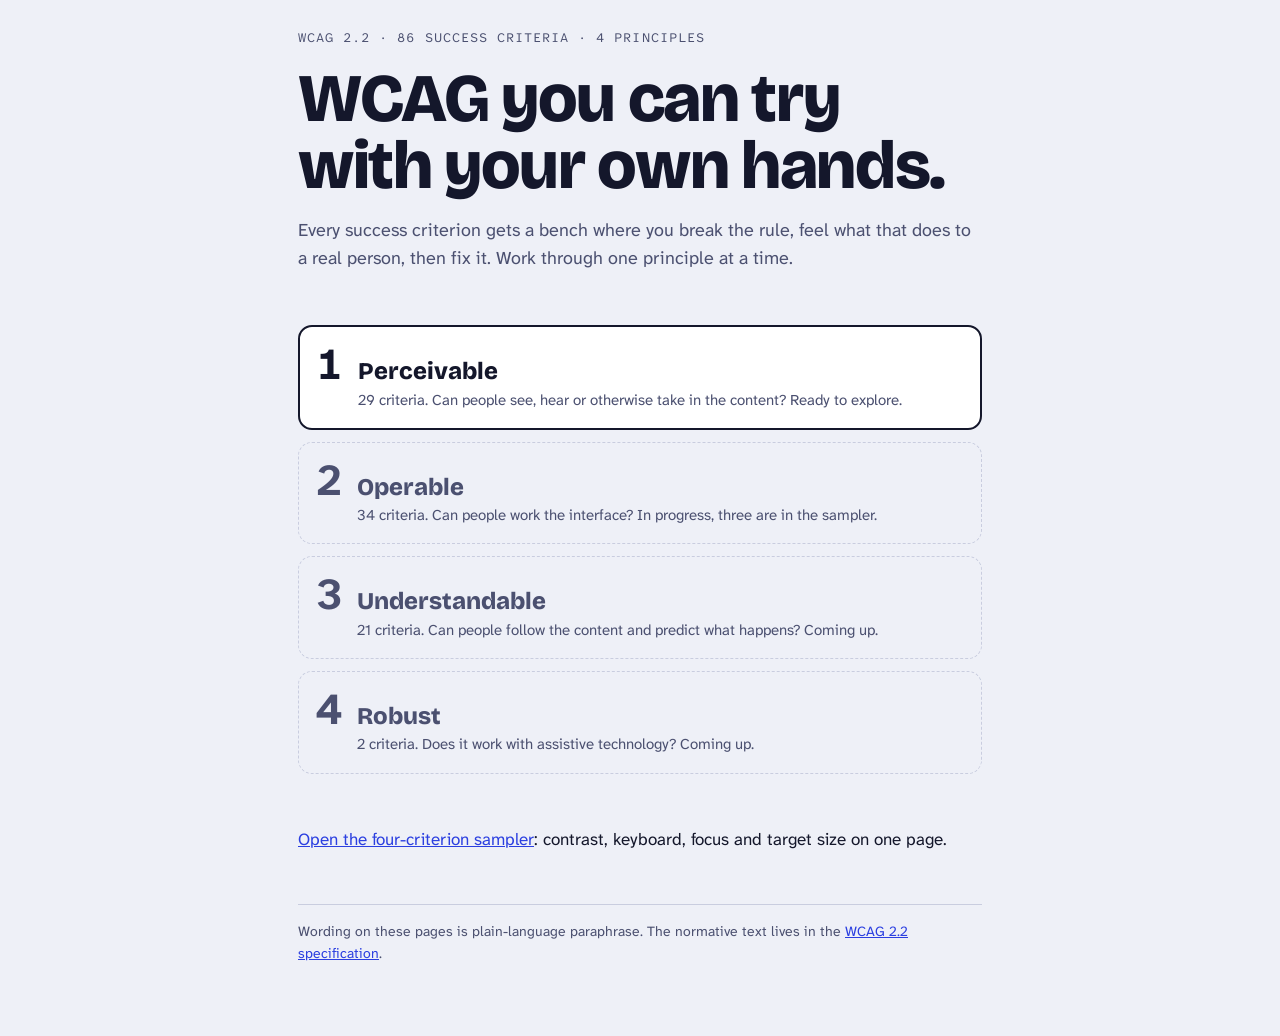
<file: index.html>
<!DOCTYPE html>
<html lang="en">
<head>
<meta charset="utf-8">
<meta name="viewport" content="width=device-width, initial-scale=1">
<title>a11yHub</title>
<link rel="preconnect" href="https://fonts.googleapis.com">
<link rel="preconnect" href="https://fonts.gstatic.com" crossorigin>
<link href="https://fonts.googleapis.com/css2?family=Atkinson+Hyperlegible+Mono:wght@400;700&family=Atkinson+Hyperlegible+Next:wght@400;600;700&family=Bricolage+Grotesque:opsz,wght@12..96,700;12..96,800&display=swap" rel="stylesheet">
<link rel="stylesheet" href="css/lab.css">
</head>
<body>
<main>
  <header class="hero">
    <p class="eyebrow">WCAG 2.2 · 86 success criteria · 4 principles</p>
    <h1>WCAG you can try with your own hands.</h1>
    <p class="lede">Every success criterion gets a bench where you break the rule, feel what that does to a real person, then fix it. Work through one principle at a time.</p>
  </header>

  <nav aria-label="Principles">
    <ol class="principles">
      <li><a href="perceivable.html"><span class="n">1</span><span class="t">Perceivable</span><span class="d">29 criteria. Can people see, hear or otherwise take in the content? Ready to explore.</span></a></li>
      <li><div class="soon"><span class="n">2</span><span class="t">Operable</span><span class="d">34 criteria. Can people work the interface? In progress, three are in the sampler.</span></div></li>
      <li><div class="soon"><span class="n">3</span><span class="t">Understandable</span><span class="d">21 criteria. Can people follow the content and predict what happens? Coming up.</span></div></li>
      <li><div class="soon"><span class="n">4</span><span class="t">Robust</span><span class="d">2 criteria. Does it work with assistive technology? Coming up.</span></div></li>
    </ol>
  </nav>

  <p><a href="sampler.html">Open the four-criterion sampler</a>: contrast, keyboard, focus and target size on one page.</p>

  <footer>
    <p>Wording on these pages is plain-language paraphrase. The normative text lives in the <a href="https://www.w3.org/TR/WCAG22/">WCAG 2.2 specification</a>.</p>
  </footer>
</main>
</body>
</html>
</file>
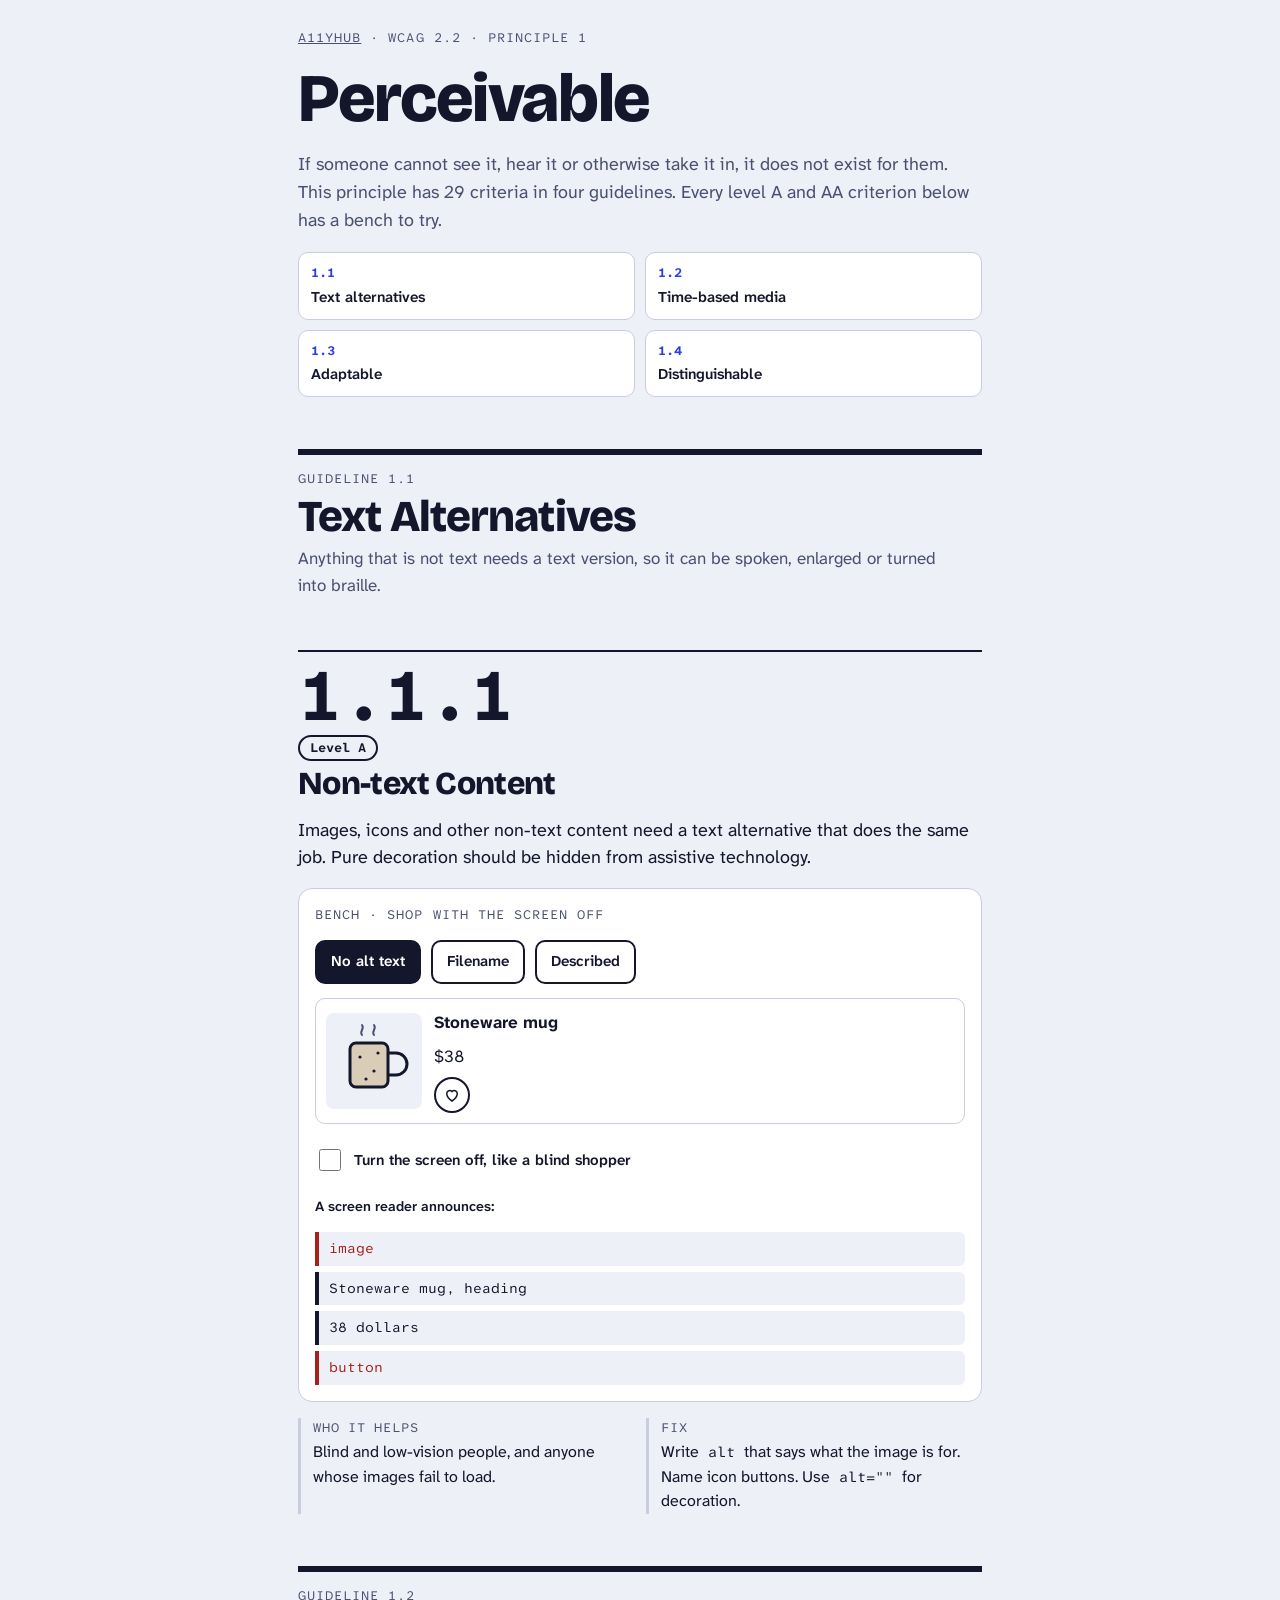
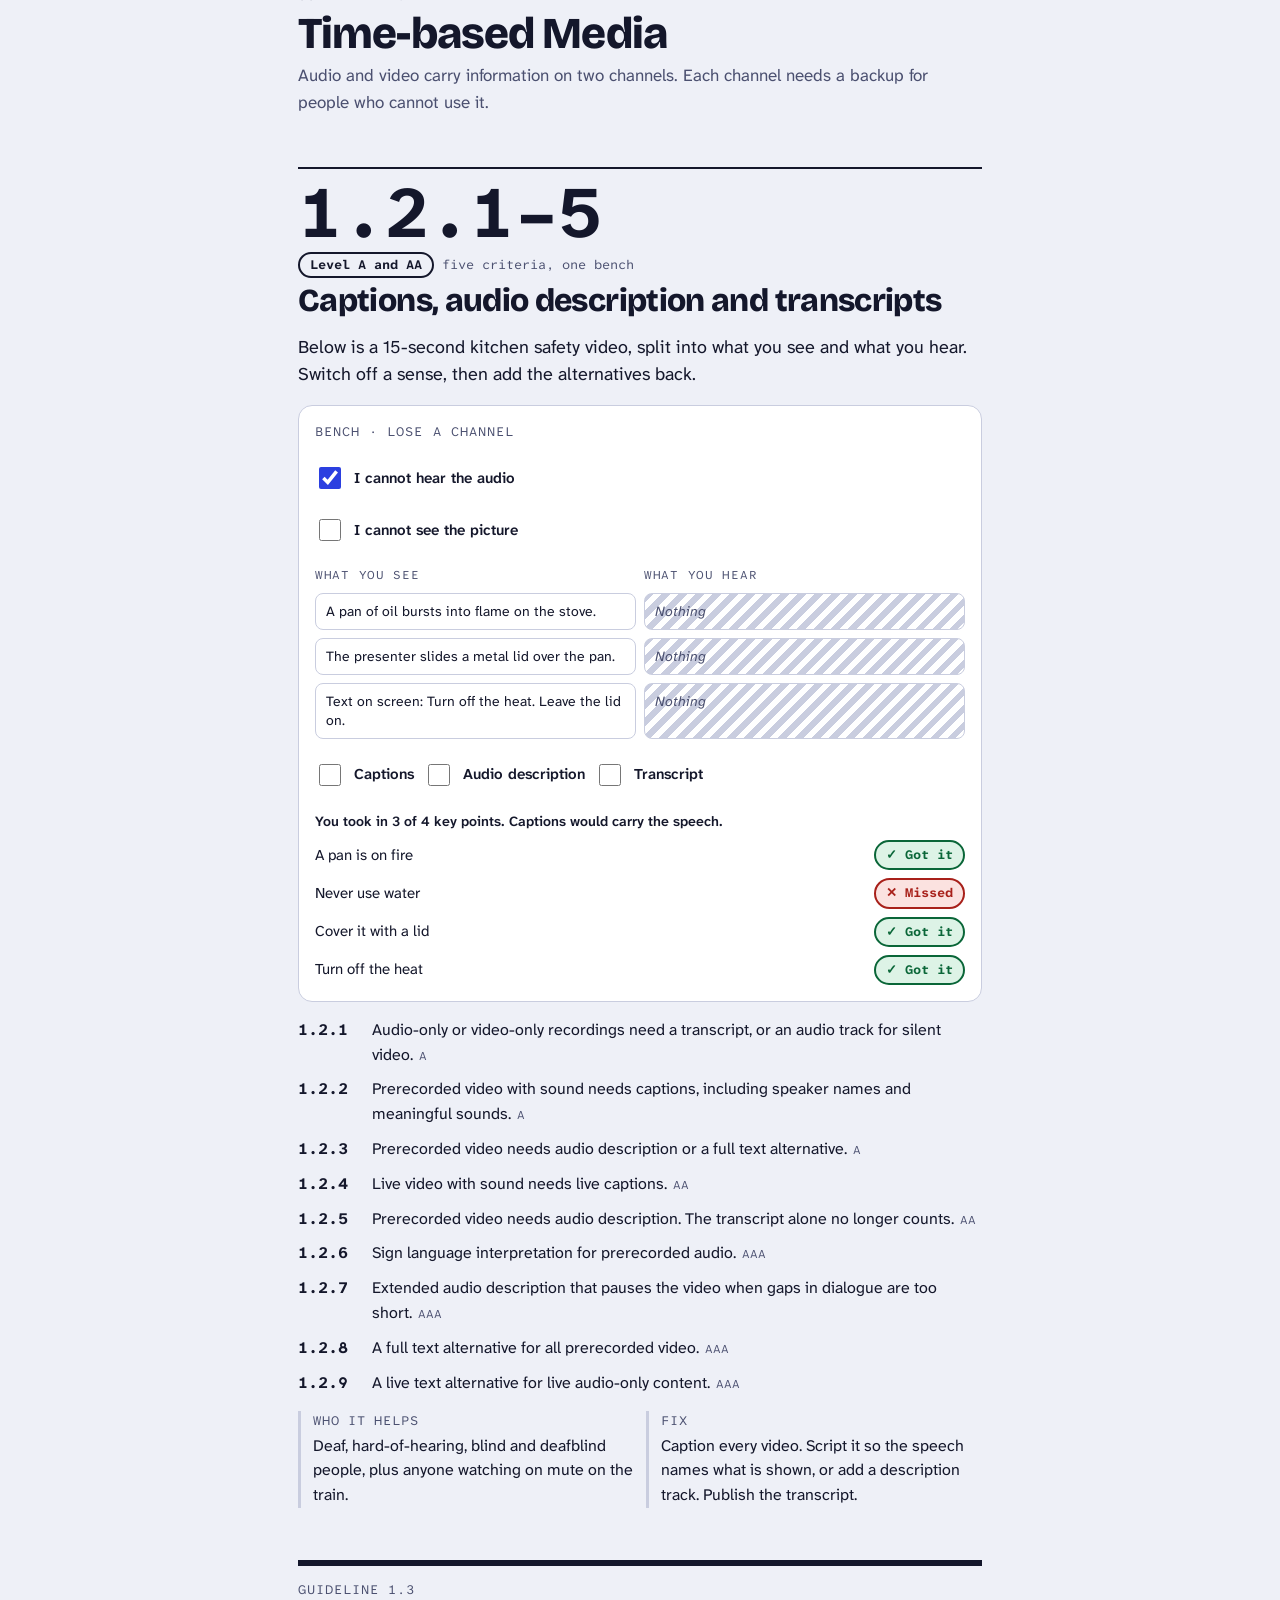
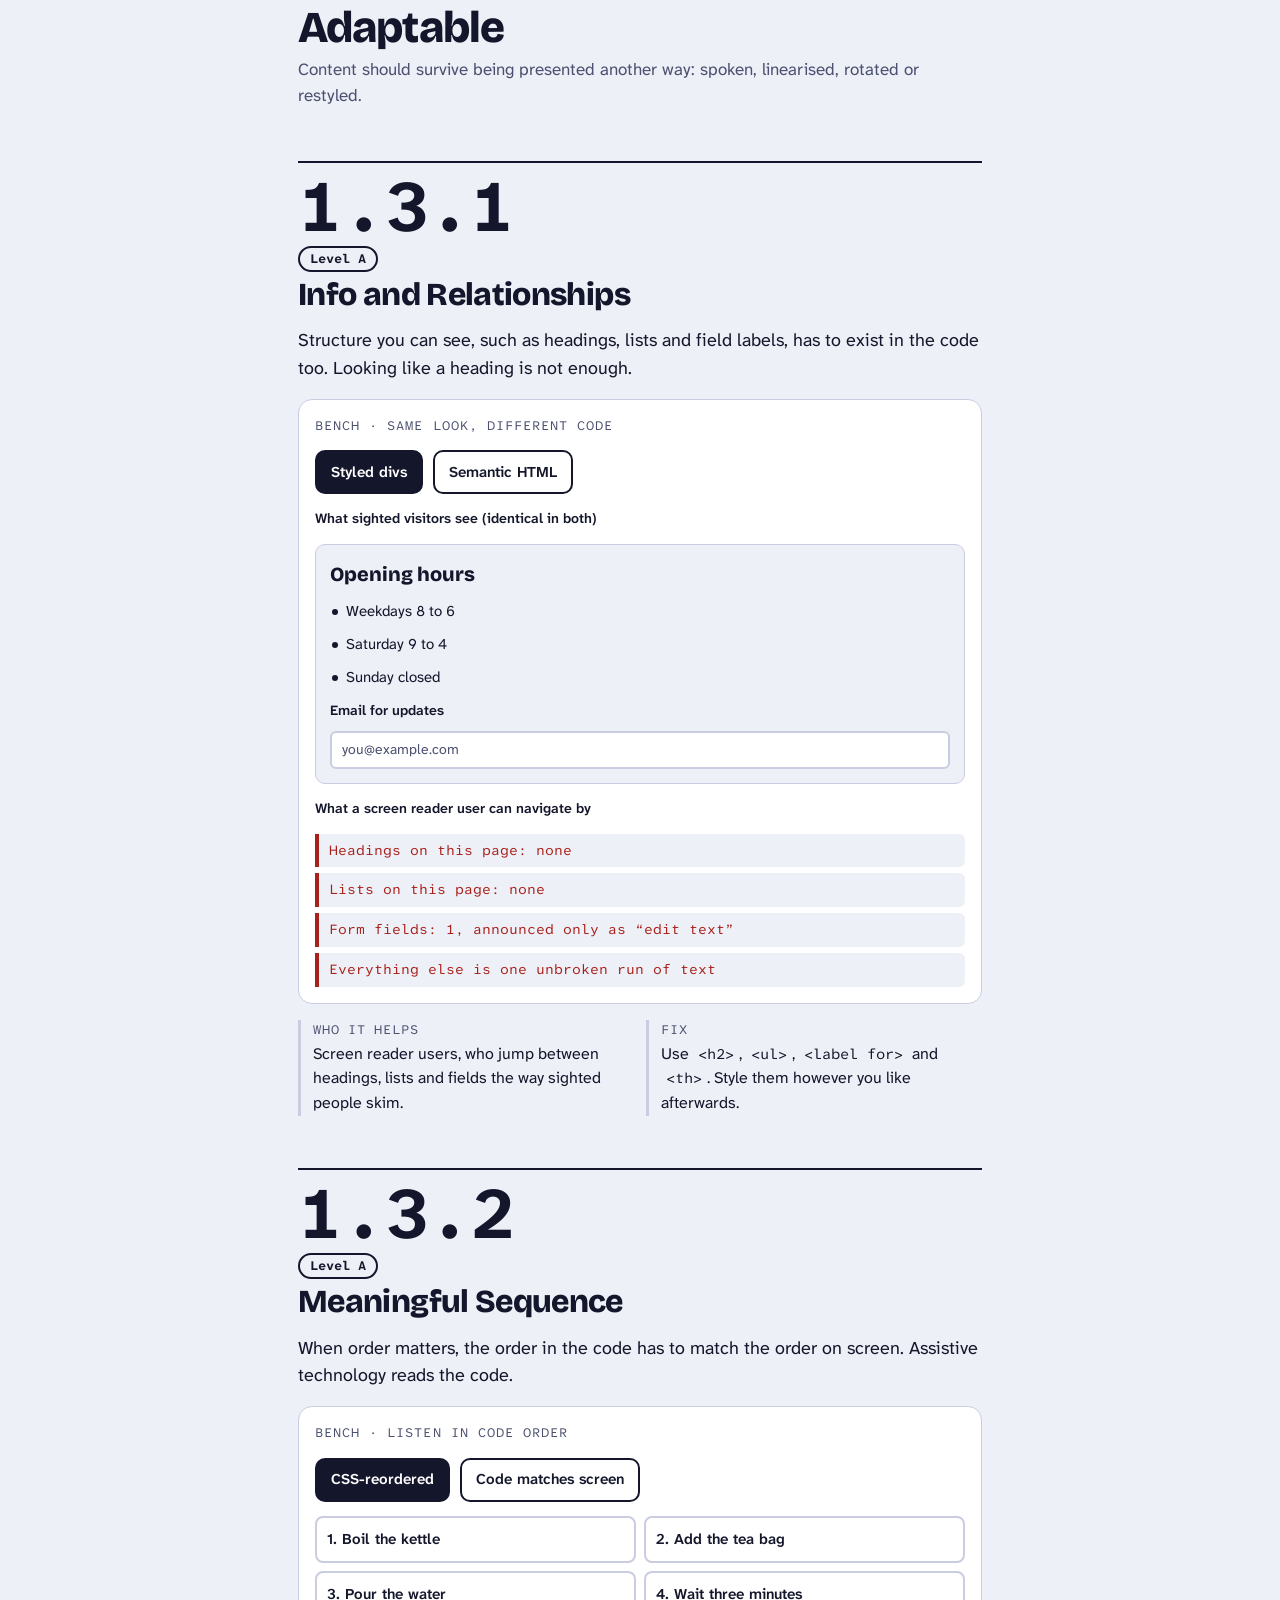
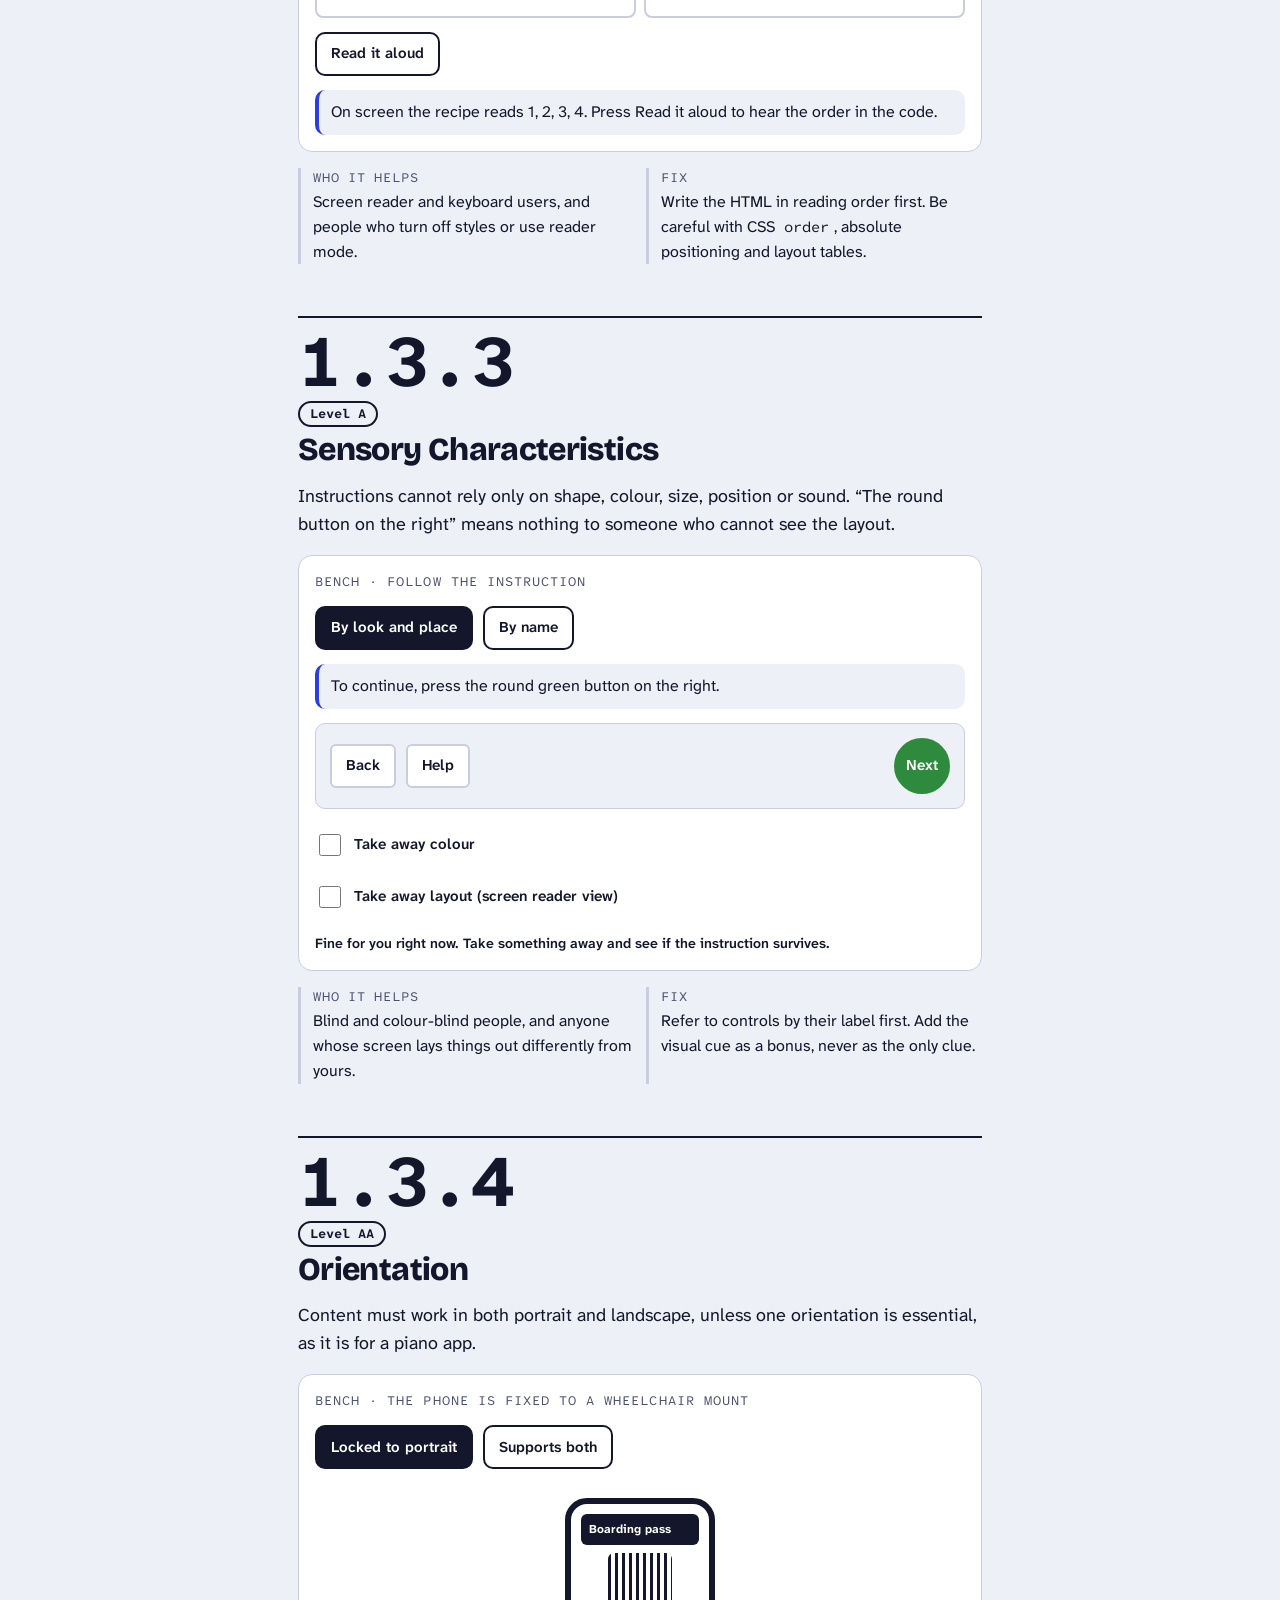
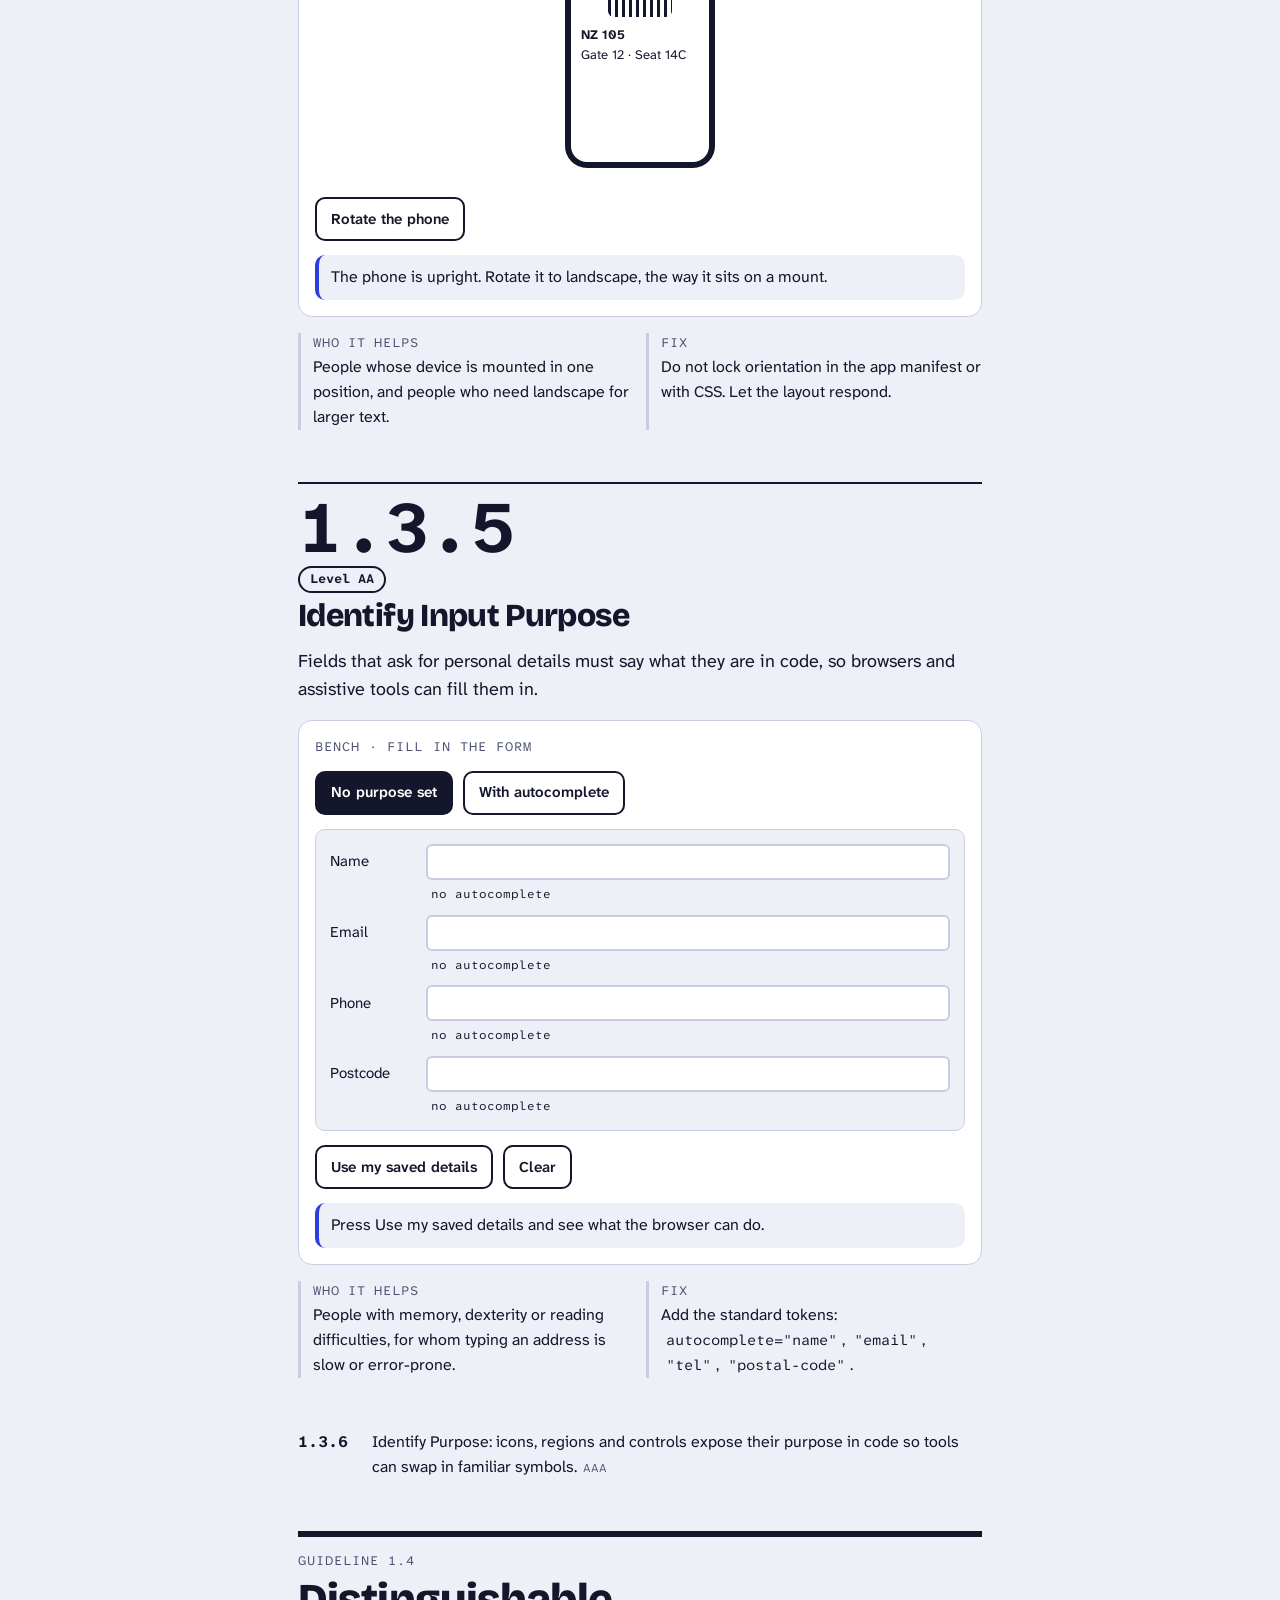
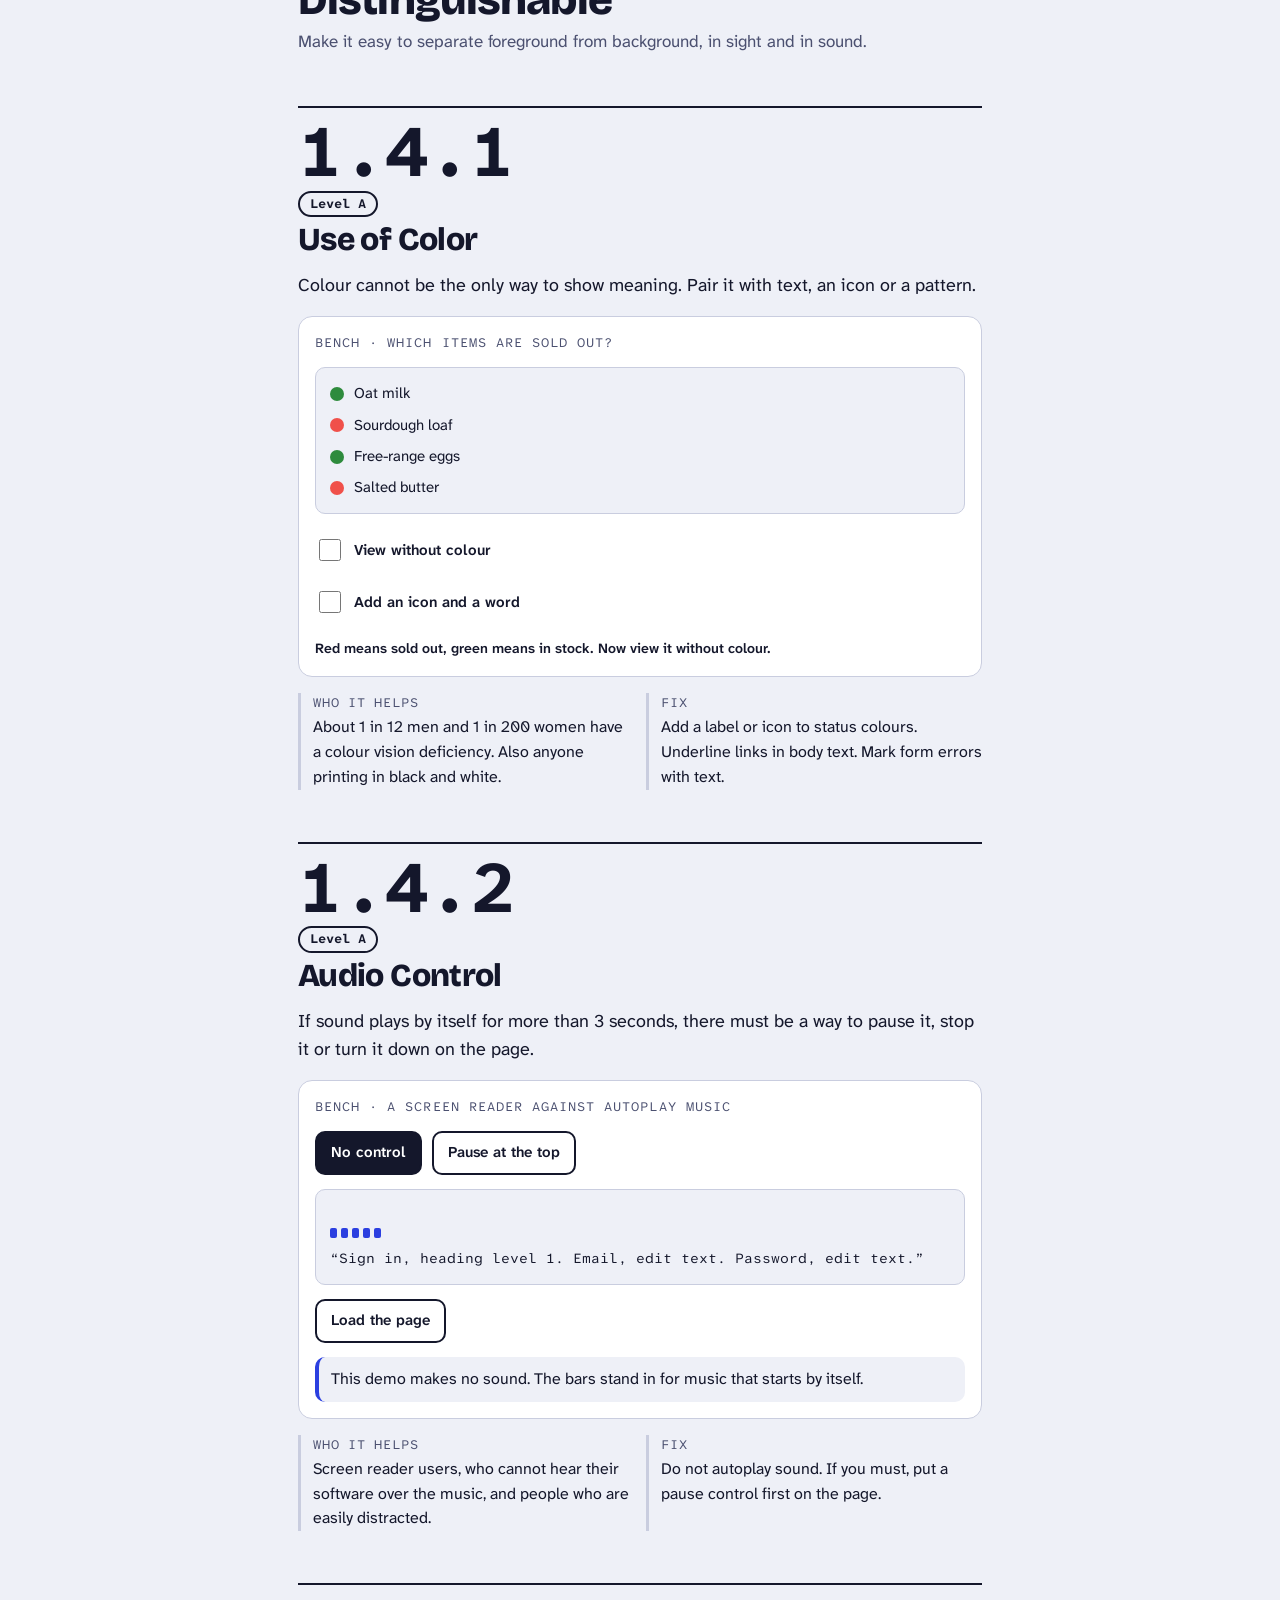
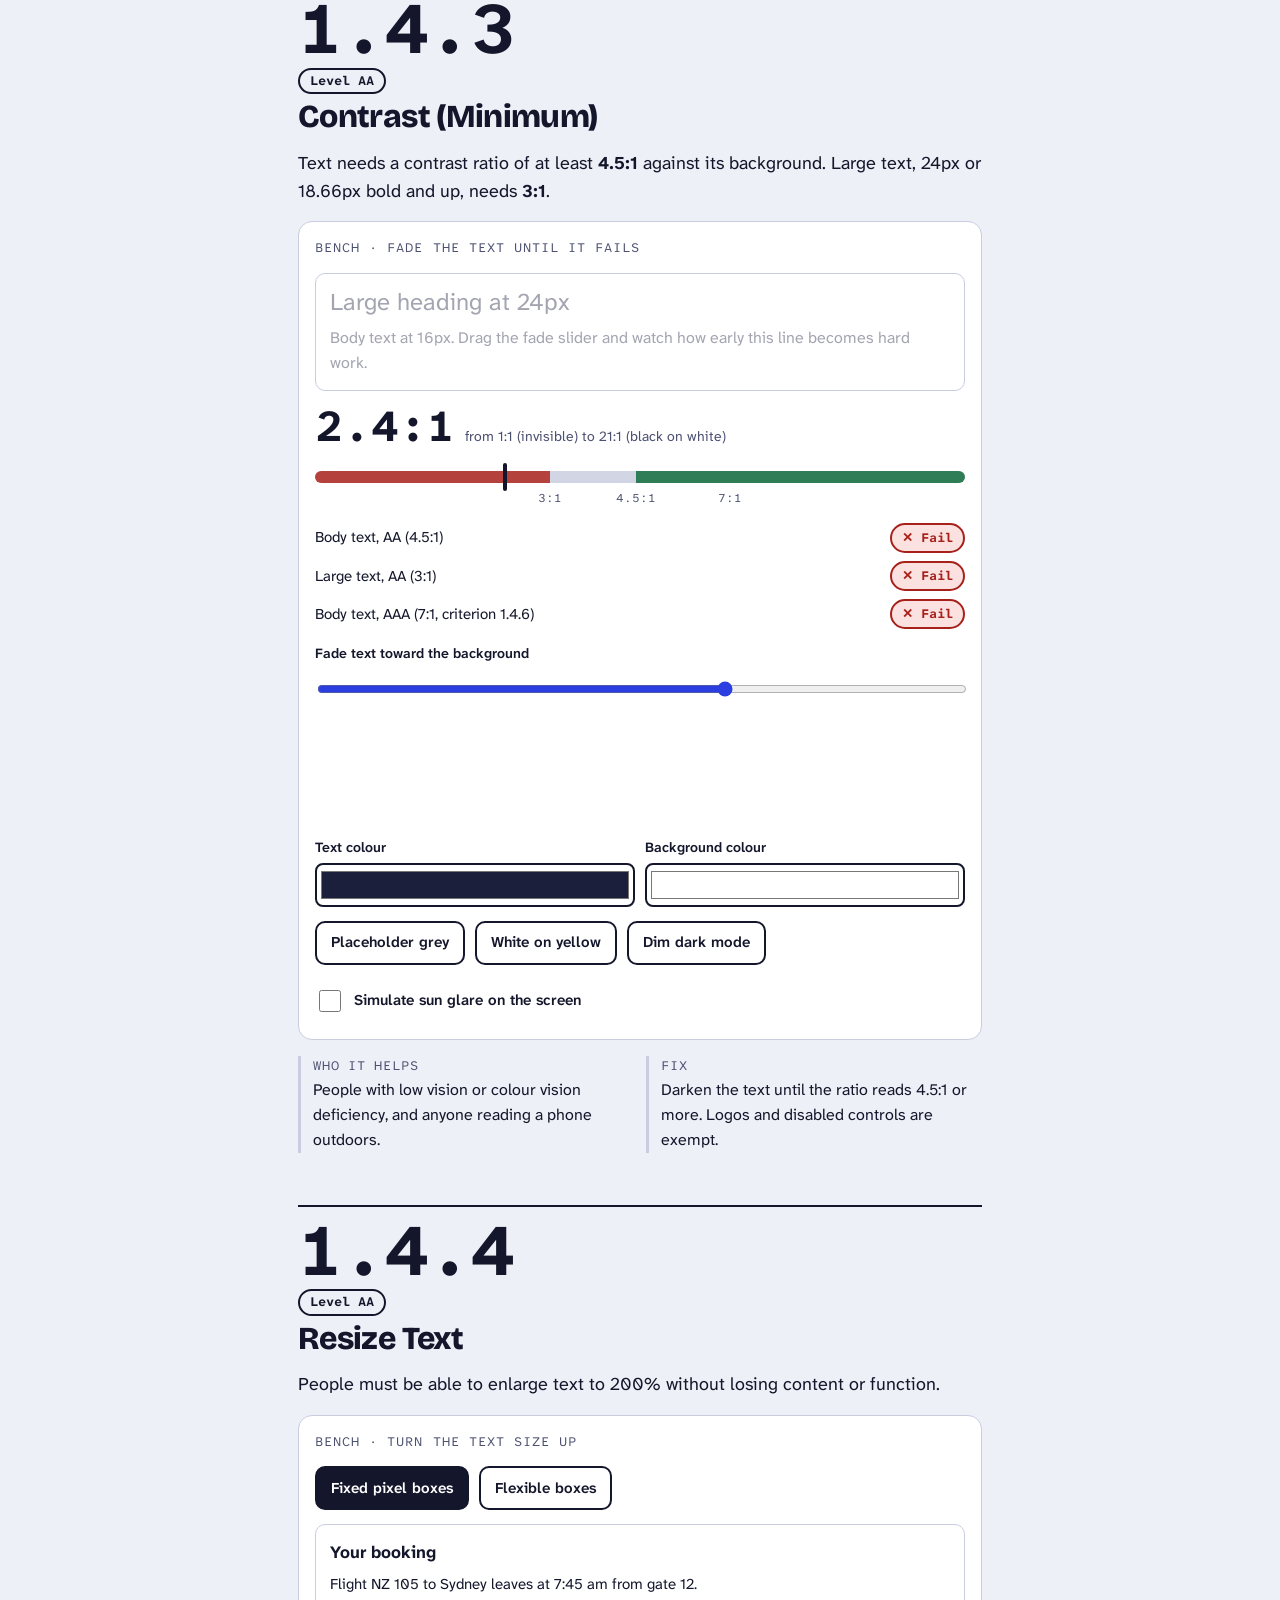
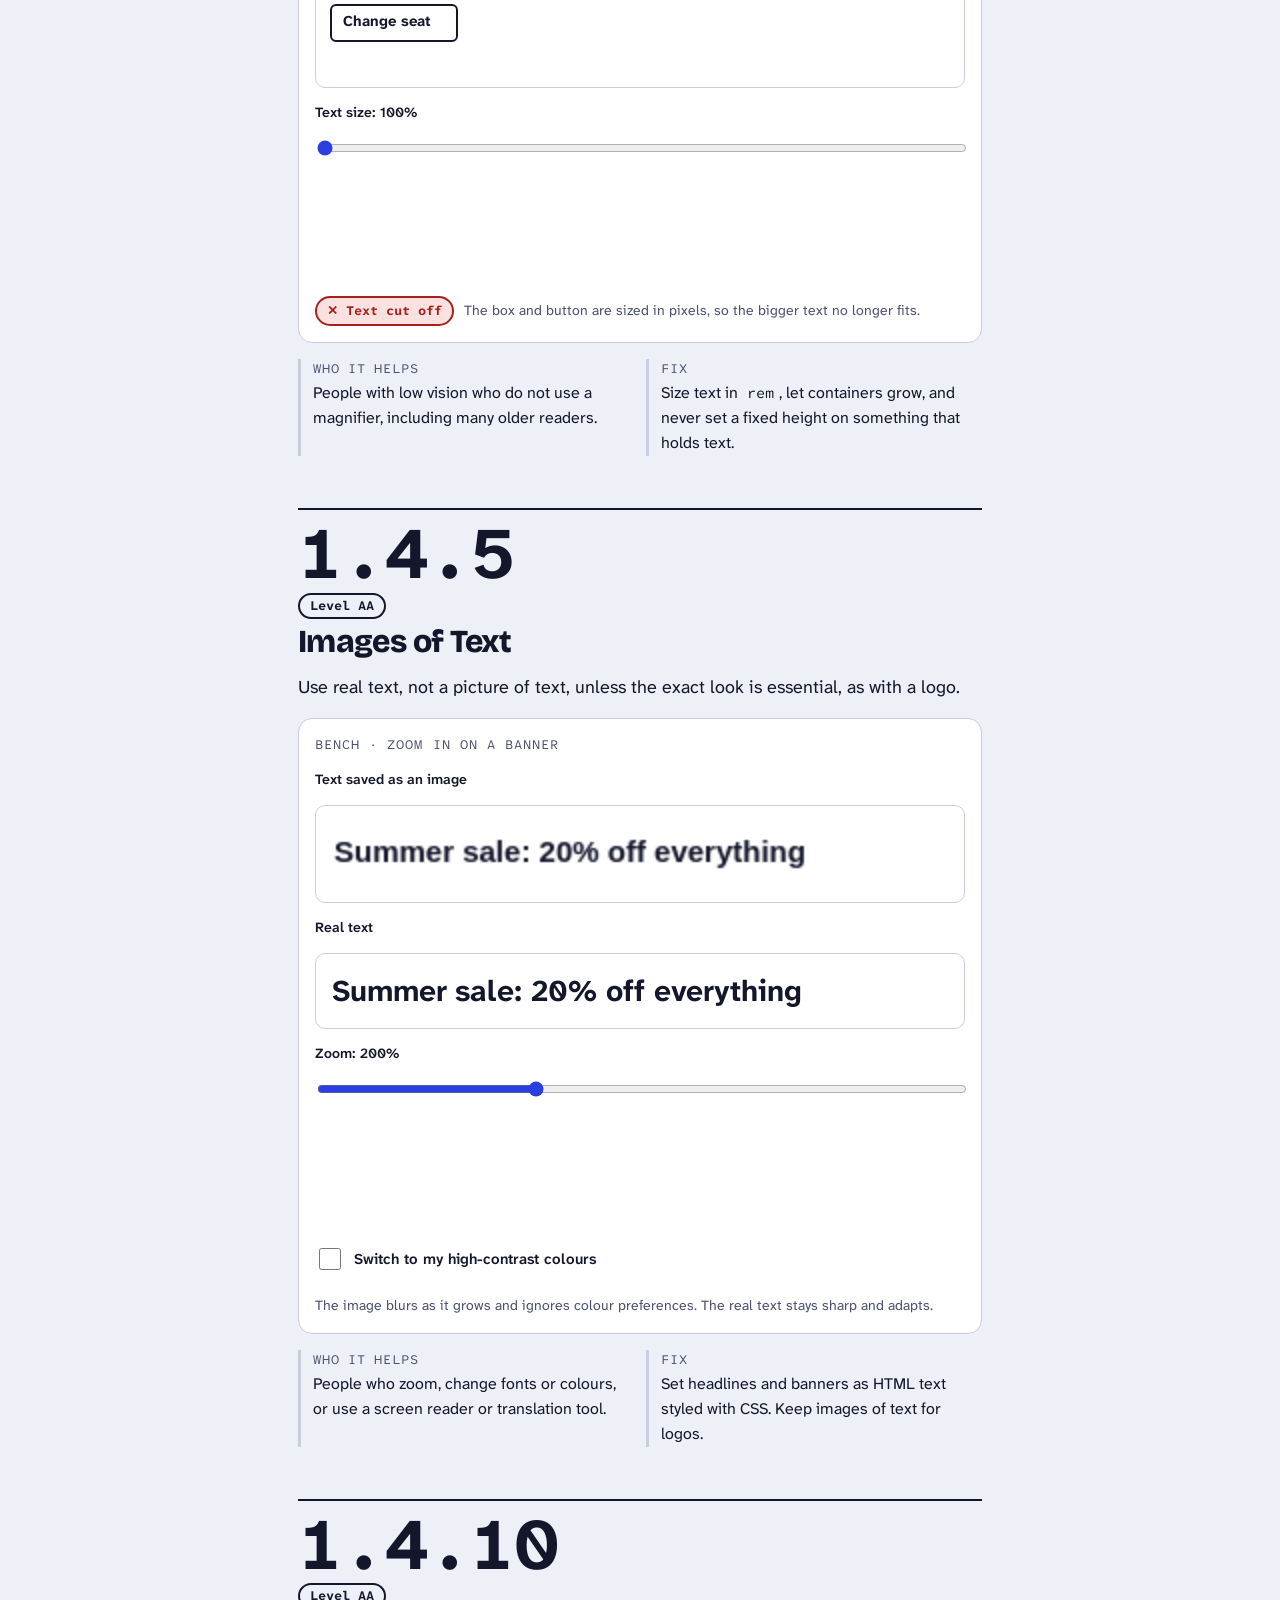
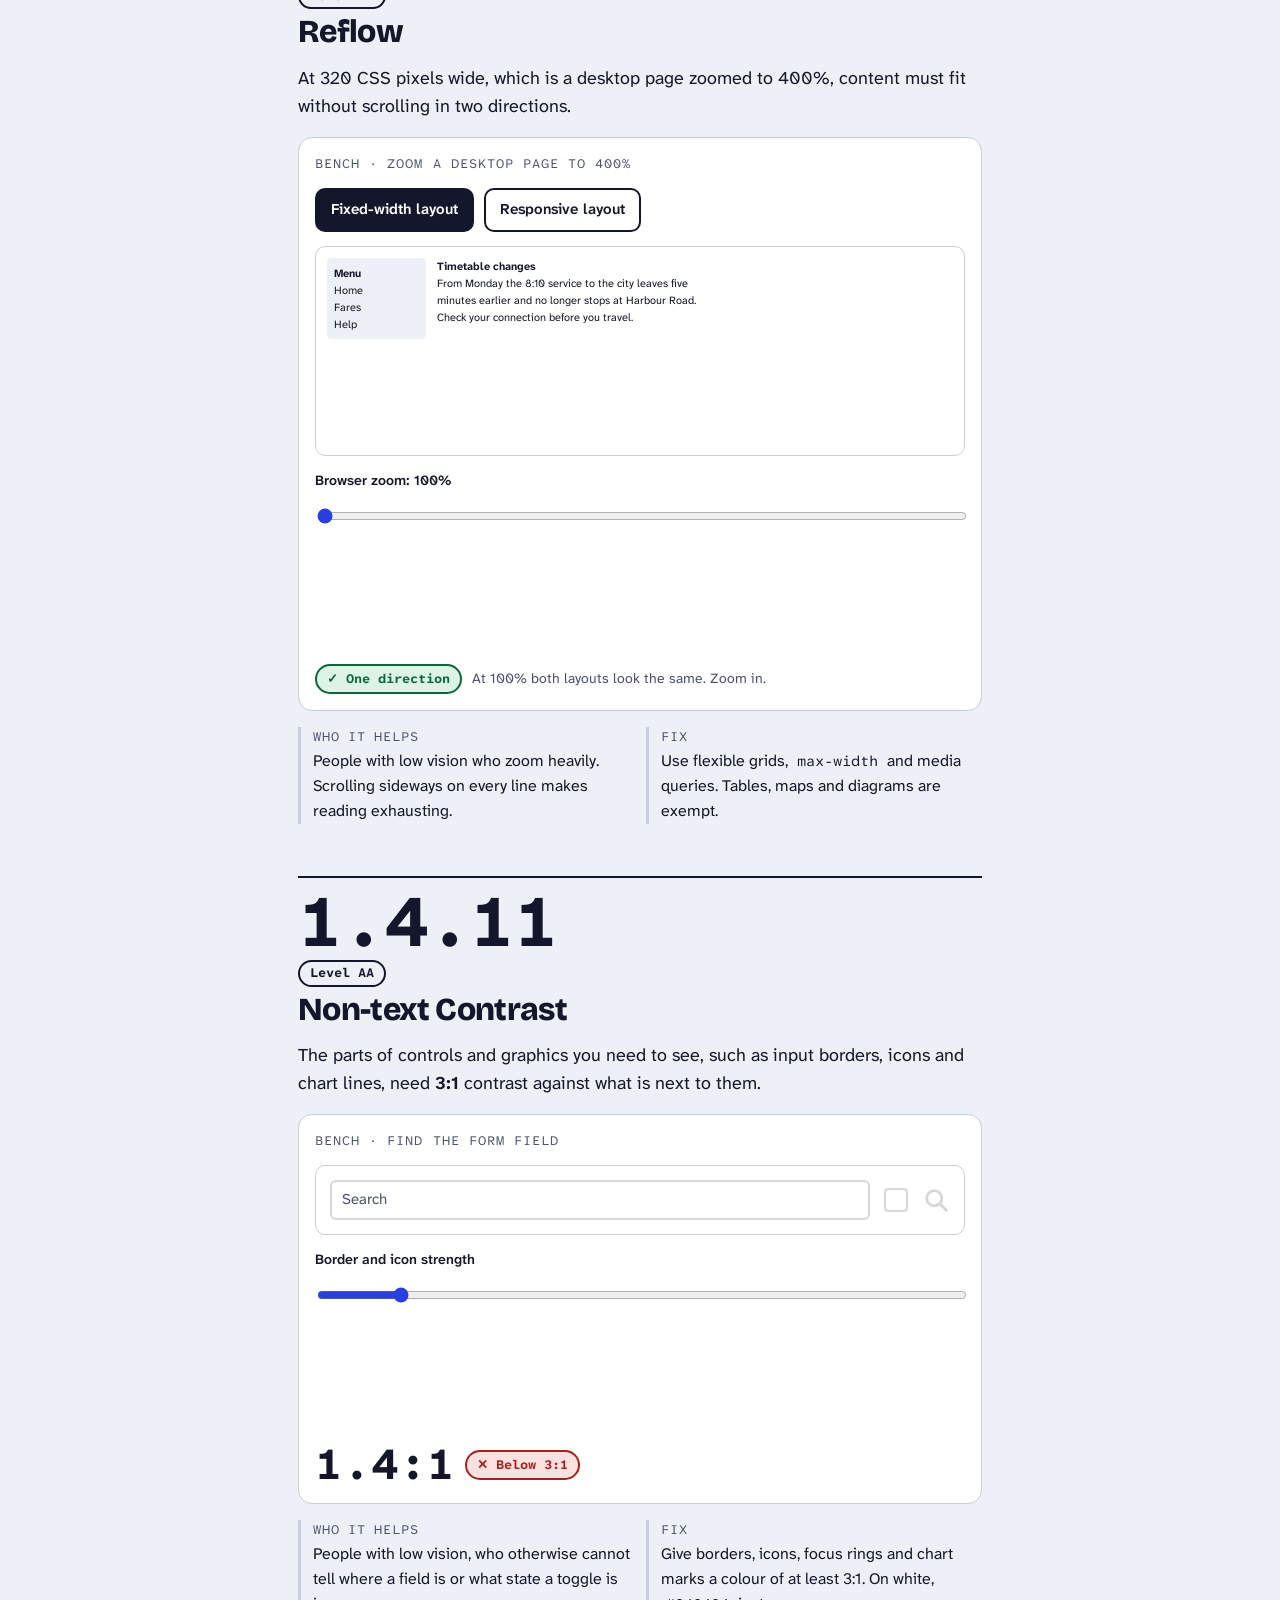
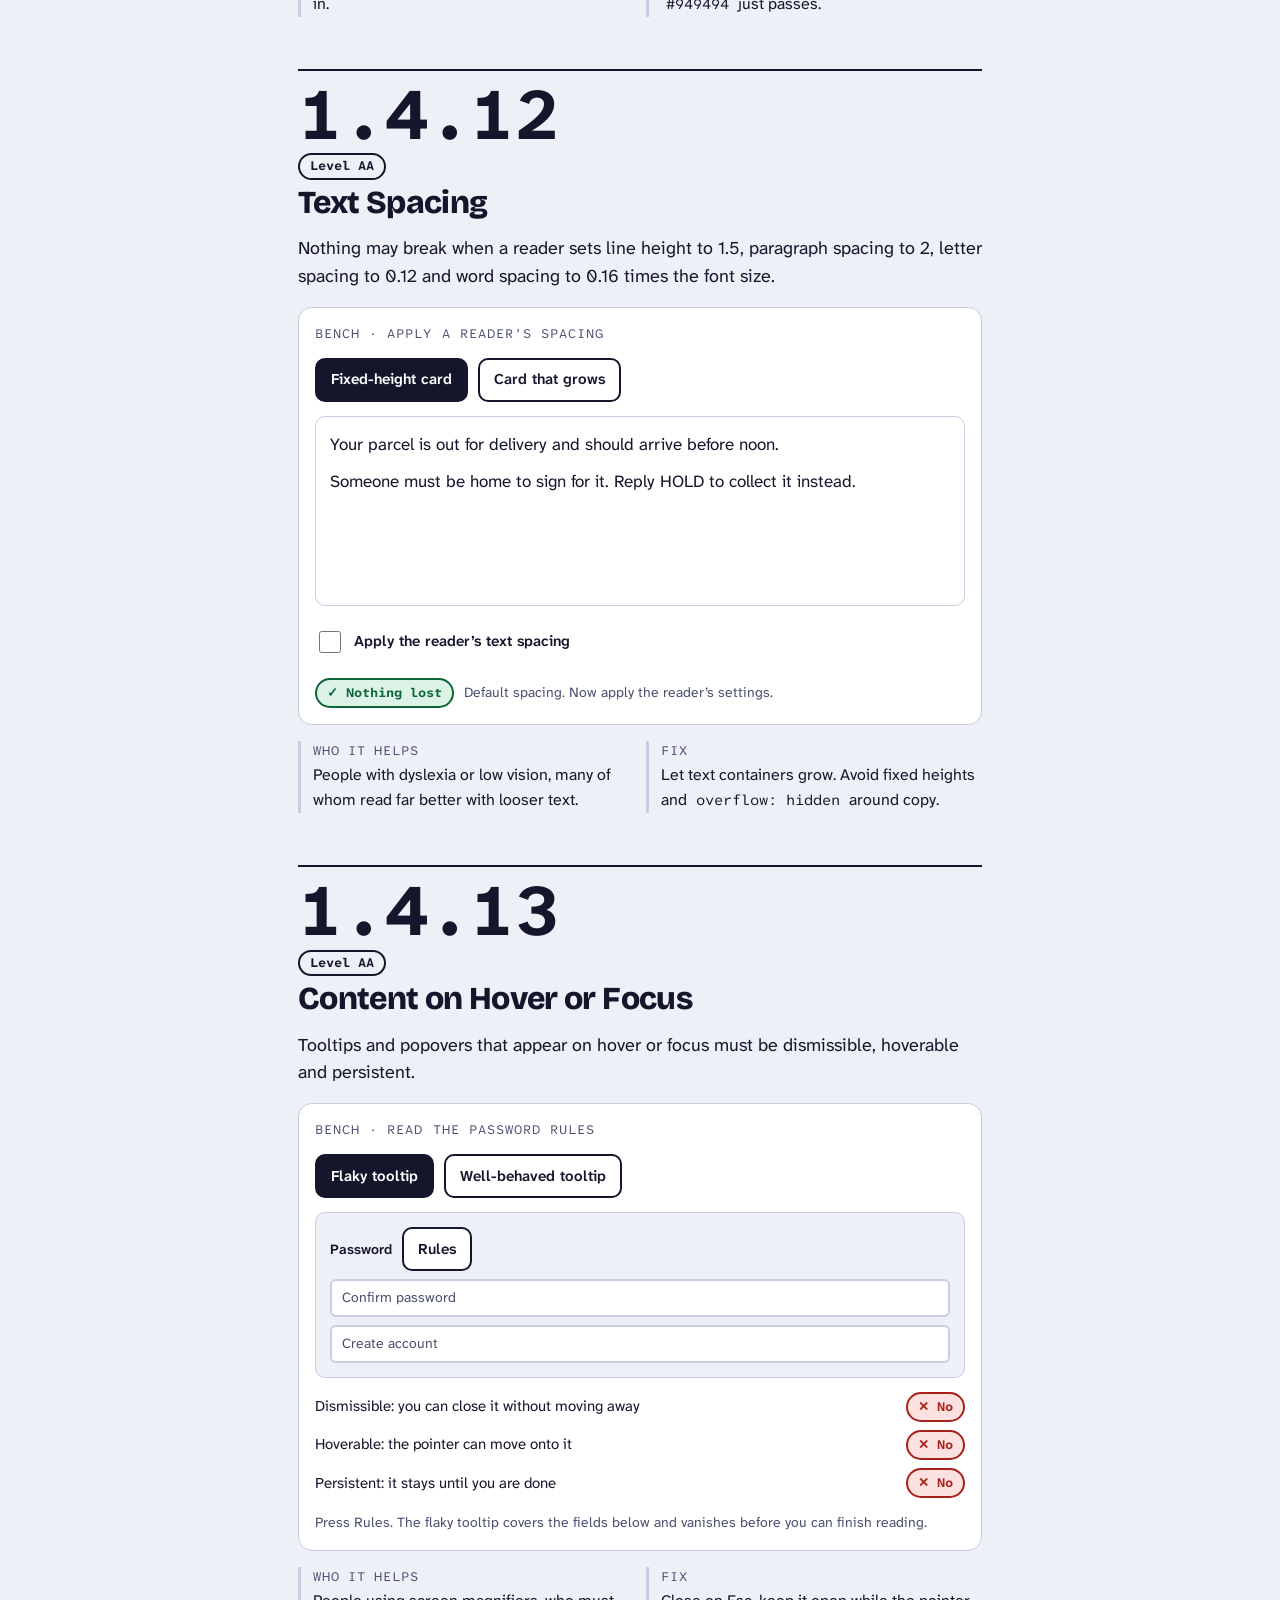
<file: perceivable.html>
<!DOCTYPE html>
<html lang="en">
<head>
<meta charset="utf-8">
<meta name="viewport" content="width=device-width, initial-scale=1">
<title>WCAG Perceivable Lab</title>
<link rel="preconnect" href="https://fonts.googleapis.com">
<link rel="preconnect" href="https://fonts.gstatic.com" crossorigin>
<link href="https://fonts.googleapis.com/css2?family=Atkinson+Hyperlegible+Mono:wght@400;700&family=Atkinson+Hyperlegible+Next:wght@400;600;700&family=Bricolage+Grotesque:opsz,wght@12..96,700;12..96,800&display=swap" rel="stylesheet">
<link rel="stylesheet" href="css/lab.css">
</head>
<body>
<main>

<header class="hero">
  <p class="eyebrow"><a href="index.html">a11yHub</a> · WCAG 2.2 · Principle 1</p>
  <h1>Perceivable</h1>
  <p class="lede">If someone cannot see it, hear it or otherwise take it in, it does not exist for them. This principle has 29 criteria in four guidelines. Every level A and AA criterion below has a bench to try.</p>
  <nav aria-label="Guidelines on this page">
    <ul class="jump">
      <li><a href="#g-1-1"><b>1.1</b>Text alternatives</a></li>
      <li><a href="#g-1-2"><b>1.2</b>Time-based media</a></li>
      <li><a href="#g-1-3"><b>1.3</b>Adaptable</a></li>
      <li><a href="#g-1-4"><b>1.4</b>Distinguishable</a></li>
    </ul>
  </nav>
</header>

<!-- ================= 1.1 ================= -->
<div class="guide" id="g-1-1">
  <p class="eyebrow">Guideline 1.1</p>
  <h2>Text Alternatives</h2>
  <p>Anything that is not text needs a text version, so it can be spoken, enlarged or turned into braille.</p>
</div>

<section class="sc" id="sc-1-1-1" aria-labelledby="h-111">
  <div class="sc-head"><div class="sc-num" aria-hidden="true">1.1.1</div><div class="sc-meta"><span class="level">Level A</span></div><h3 id="h-111">Non-text Content</h3></div>
  <p class="rule">Images, icons and other non-text content need a text alternative that does the same job. Pure decoration should be hidden from assistive technology.</p>
  <div class="bench">
    <p class="bench-title">Bench · shop with the screen off</p>
    <div class="row" id="alt-seg" role="group" aria-label="Alt text quality">
      <button class="btn" type="button" data-v="missing" aria-pressed="true">No alt text</button>
      <button class="btn" type="button" data-v="file" aria-pressed="false">Filename</button>
      <button class="btn" type="button" data-v="good" aria-pressed="false">Described</button>
    </div>
    <div class="card" id="alt-card" aria-hidden="true">
      <svg viewBox="0 0 96 96" id="alt-pic"><rect x="24" y="30" width="38" height="44" rx="6" fill="#D9CDB8" stroke="#14172B" stroke-width="3"/><path d="M62 40h8a8 8 0 0 1 0 22h-8" fill="none" stroke="#14172B" stroke-width="3"/><circle cx="34" cy="44" r="1.6" fill="#14172B"/><circle cx="48" cy="58" r="1.6" fill="#14172B"/><circle cx="40" cy="66" r="1.6" fill="#14172B"/><circle cx="52" cy="40" r="1.6" fill="#14172B"/><path d="M36 22c-3-4 3-6 0-10M48 22c-3-4 3-6 0-10" fill="none" stroke="#4B5070" stroke-width="2" stroke-linecap="round"/></svg>
      <div class="col"><b>Stoneware mug</b><span>$38</span><span class="heart"><svg viewBox="0 0 24 24"><path d="M12 20s-7-4.6-7-10a4 4 0 0 1 7-2.5A4 4 0 0 1 19 10c0 5.400-7 10-7 10z" fill="none" stroke="currentColor" stroke-width="2"/></svg></span></div>
    </div>
    <label class="check" for="alt-off"><input type="checkbox" id="alt-off">Turn the screen off, like a blind shopper</label>
    <p class="lab">A screen reader announces:</p>
    <ol class="sr" id="alt-sr" role="status"></ol>
  </div>
  <dl class="facts">
    <div><dt>Who it helps</dt><dd>Blind and low-vision people, and anyone whose images fail to load.</dd></div>
    <div><dt>Fix</dt><dd>Write <code>alt</code> that says what the image is for. Name icon buttons. Use <code>alt=""</code> for decoration.</dd></div>
  </dl>
</section>

<!-- ================= 1.2 ================= -->
<div class="guide" id="g-1-2">
  <p class="eyebrow">Guideline 1.2</p>
  <h2>Time-based Media</h2>
  <p>Audio and video carry information on two channels. Each channel needs a backup for people who cannot use it.</p>
</div>

<section class="sc" id="sc-1-2" aria-labelledby="h-12">
  <div class="sc-head"><div class="sc-num" aria-hidden="true">1.2.1–5</div><div class="sc-meta"><span class="level">Level A and AA</span><span class="also">five criteria, one bench</span></div><h3 id="h-12">Captions, audio description and transcripts</h3></div>
  <p class="rule">Below is a 15-second kitchen safety video, split into what you see and what you hear. Switch off a sense, then add the alternatives back.</p>
  <div class="bench">
    <p class="bench-title">Bench · lose a channel</p>
    <div class="col">
      <label class="check" for="m-deaf"><input type="checkbox" id="m-deaf" checked>I cannot hear the audio</label>
      <label class="check" for="m-blind"><input type="checkbox" id="m-blind">I cannot see the picture</label>
    </div>
    <div class="lanes" id="m-lanes" aria-hidden="true"></div>
    <div class="row" role="group" aria-label="Alternatives">
      <label class="check" for="m-cap"><input type="checkbox" id="m-cap">Captions</label>
      <label class="check" for="m-ad"><input type="checkbox" id="m-ad">Audio description</label>
      <label class="check" for="m-tr"><input type="checkbox" id="m-tr">Transcript</label>
    </div>
    <div class="transcript" id="m-transcript" hidden><b>Transcript.</b> A pan of oil bursts into flame on the stove. A smoke alarm beeps. Presenter: “Never use water. Do this instead.” She slides a metal lid over the pan. Text on screen: Turn off the heat. Leave the lid on.</div>
    <div class="col" role="status">
      <p class="lab" id="m-score"></p>
      <div class="verdicts" id="m-facts"></div>
    </div>
  </div>
  <ul class="aaa" aria-label="Criteria in guideline 1.2">
    <li><b>1.2.1</b><span>Audio-only or video-only recordings need a transcript, or an audio track for silent video.<i>A</i></span></li>
    <li><b>1.2.2</b><span>Prerecorded video with sound needs captions, including speaker names and meaningful sounds.<i>A</i></span></li>
    <li><b>1.2.3</b><span>Prerecorded video needs audio description or a full text alternative.<i>A</i></span></li>
    <li><b>1.2.4</b><span>Live video with sound needs live captions.<i>AA</i></span></li>
    <li><b>1.2.5</b><span>Prerecorded video needs audio description. The transcript alone no longer counts.<i>AA</i></span></li>
    <li><b>1.2.6</b><span>Sign language interpretation for prerecorded audio.<i>AAA</i></span></li>
    <li><b>1.2.7</b><span>Extended audio description that pauses the video when gaps in dialogue are too short.<i>AAA</i></span></li>
    <li><b>1.2.8</b><span>A full text alternative for all prerecorded video.<i>AAA</i></span></li>
    <li><b>1.2.9</b><span>A live text alternative for live audio-only content.<i>AAA</i></span></li>
  </ul>
  <dl class="facts">
    <div><dt>Who it helps</dt><dd>Deaf, hard-of-hearing, blind and deafblind people, plus anyone watching on mute on the train.</dd></div>
    <div><dt>Fix</dt><dd>Caption every video. Script it so the speech names what is shown, or add a description track. Publish the transcript.</dd></div>
  </dl>
</section>

<!-- ================= 1.3 ================= -->
<div class="guide" id="g-1-3">
  <p class="eyebrow">Guideline 1.3</p>
  <h2>Adaptable</h2>
  <p>Content should survive being presented another way: spoken, linearised, rotated or restyled.</p>
</div>

<section class="sc" id="sc-1-3-1" aria-labelledby="h-131">
  <div class="sc-head"><div class="sc-num" aria-hidden="true">1.3.1</div><div class="sc-meta"><span class="level">Level A</span></div><h3 id="h-131">Info and Relationships</h3></div>
  <p class="rule">Structure you can see, such as headings, lists and field labels, has to exist in the code too. Looking like a heading is not enough.</p>
  <div class="bench">
    <p class="bench-title">Bench · same look, different code</p>
    <div class="row" id="st-seg" role="group" aria-label="Markup">
      <button class="btn" type="button" data-v="fake" aria-pressed="true">Styled divs</button>
      <button class="btn" type="button" data-v="real" aria-pressed="false">Semantic HTML</button>
    </div>
    <p class="lab">What sighted visitors see (identical in both)</p>
    <div class="mock" aria-hidden="true">
      <div class="fake-h">Opening hours</div>
      <div class="fake-li">Weekdays 8 to 6</div><div class="fake-li">Saturday 9 to 4</div><div class="fake-li">Sunday closed</div>
      <div style="font-weight:600;font-size:14px">Email for updates</div><div class="fake-in">you@example.com</div>
    </div>
    <p class="lab">What a screen reader user can navigate by</p>
    <ol class="sr" id="st-sr" role="status"></ol>
  </div>
  <dl class="facts">
    <div><dt>Who it helps</dt><dd>Screen reader users, who jump between headings, lists and fields the way sighted people skim.</dd></div>
    <div><dt>Fix</dt><dd>Use <code>&lt;h2&gt;</code>, <code>&lt;ul&gt;</code>, <code>&lt;label for&gt;</code> and <code>&lt;th&gt;</code>. Style them however you like afterwards.</dd></div>
  </dl>
</section>

<section class="sc" id="sc-1-3-2" aria-labelledby="h-132">
  <div class="sc-head"><div class="sc-num" aria-hidden="true">1.3.2</div><div class="sc-meta"><span class="level">Level A</span></div><h3 id="h-132">Meaningful Sequence</h3></div>
  <p class="rule">When order matters, the order in the code has to match the order on screen. Assistive technology reads the code.</p>
  <div class="bench">
    <p class="bench-title">Bench · listen in code order</p>
    <div class="row" id="sq-seg" role="group" aria-label="Build">
      <button class="btn" type="button" data-v="broken" aria-pressed="true">CSS-reordered</button>
      <button class="btn" type="button" data-v="fixed" aria-pressed="false">Code matches screen</button>
    </div>
    <div class="steps" id="sq-steps" aria-hidden="true">
      <div class="step">1. Boil the kettle</div><div class="step">2. Add the tea bag</div>
      <div class="step">3. Pour the water</div><div class="step">4. Wait three minutes</div>
    </div>
    <div class="row"><button class="btn" type="button" id="sq-play">Read it aloud</button></div>
    <p class="status" id="sq-out" role="status">On screen the recipe reads 1, 2, 3, 4. Press Read it aloud to hear the order in the code.</p>
  </div>
  <dl class="facts">
    <div><dt>Who it helps</dt><dd>Screen reader and keyboard users, and people who turn off styles or use reader mode.</dd></div>
    <div><dt>Fix</dt><dd>Write the HTML in reading order first. Be careful with CSS <code>order</code>, absolute positioning and layout tables.</dd></div>
  </dl>
</section>

<section class="sc" id="sc-1-3-3" aria-labelledby="h-133">
  <div class="sc-head"><div class="sc-num" aria-hidden="true">1.3.3</div><div class="sc-meta"><span class="level">Level A</span></div><h3 id="h-133">Sensory Characteristics</h3></div>
  <p class="rule">Instructions cannot rely only on shape, colour, size, position or sound. “The round button on the right” means nothing to someone who cannot see the layout.</p>
  <div class="bench">
    <p class="bench-title">Bench · follow the instruction</p>
    <div class="row" id="se-seg" role="group" aria-label="Instruction wording">
      <button class="btn" type="button" data-v="vague" aria-pressed="true">By look and place</button>
      <button class="btn" type="button" data-v="named" aria-pressed="false">By name</button>
    </div>
    <p class="status" id="se-instr"></p>
    <div class="mock" aria-hidden="true">
      <div class="sense" id="se-visual"><span>Back</span><span>Help</span><span class="go">Next</span></div>
      <ol class="sr" id="se-linear" hidden><li>Back, button</li><li>Help, button</li><li>Next, button</li></ol>
    </div>
    <div class="col">
      <label class="check" for="se-grey"><input type="checkbox" id="se-grey">Take away colour</label>
      <label class="check" for="se-lin"><input type="checkbox" id="se-lin">Take away layout (screen reader view)</label>
    </div>
    <p class="lab" id="se-result" role="status"></p>
  </div>
  <dl class="facts">
    <div><dt>Who it helps</dt><dd>Blind and colour-blind people, and anyone whose screen lays things out differently from yours.</dd></div>
    <div><dt>Fix</dt><dd>Refer to controls by their label first. Add the visual cue as a bonus, never as the only clue.</dd></div>
  </dl>
</section>

<section class="sc" id="sc-1-3-4" aria-labelledby="h-134">
  <div class="sc-head"><div class="sc-num" aria-hidden="true">1.3.4</div><div class="sc-meta"><span class="level">Level AA</span></div><h3 id="h-134">Orientation</h3></div>
  <p class="rule">Content must work in both portrait and landscape, unless one orientation is essential, as it is for a piano app.</p>
  <div class="bench">
    <p class="bench-title">Bench · the phone is fixed to a wheelchair mount</p>
    <div class="row" id="or-seg" role="group" aria-label="App build">
      <button class="btn" type="button" data-v="locked" aria-pressed="true">Locked to portrait</button>
      <button class="btn" type="button" data-v="free" aria-pressed="false">Supports both</button>
    </div>
    <div class="stage" aria-hidden="true">
      <div class="phone locked" id="or-phone"><div class="screen"><div class="bar">Boarding pass</div><div class="code"></div><div><b>NZ 105</b><br>Gate 12 · Seat 14C</div></div></div>
    </div>
    <div class="row"><button class="btn" type="button" id="or-rot">Rotate the phone</button></div>
    <p class="status" id="or-out" role="status">The phone is upright. Rotate it to landscape, the way it sits on a mount.</p>
  </div>
  <dl class="facts">
    <div><dt>Who it helps</dt><dd>People whose device is mounted in one position, and people who need landscape for larger text.</dd></div>
    <div><dt>Fix</dt><dd>Do not lock orientation in the app manifest or with CSS. Let the layout respond.</dd></div>
  </dl>
</section>

<section class="sc" id="sc-1-3-5" aria-labelledby="h-135">
  <div class="sc-head"><div class="sc-num" aria-hidden="true">1.3.5</div><div class="sc-meta"><span class="level">Level AA</span></div><h3 id="h-135">Identify Input Purpose</h3></div>
  <p class="rule">Fields that ask for personal details must say what they are in code, so browsers and assistive tools can fill them in.</p>
  <div class="bench">
    <p class="bench-title">Bench · fill in the form</p>
    <div class="row" id="ip-seg" role="group" aria-label="Form build">
      <button class="btn" type="button" data-v="none" aria-pressed="true">No purpose set</button>
      <button class="btn" type="button" data-v="auto" aria-pressed="false">With autocomplete</button>
    </div>
    <div class="mock" id="ip-form" aria-hidden="true"></div>
    <div class="row"><button class="btn" type="button" id="ip-fill">Use my saved details</button><button class="btn" type="button" id="ip-clear">Clear</button></div>
    <p class="status" id="ip-out" role="status">Press Use my saved details and see what the browser can do.</p>
  </div>
  <dl class="facts">
    <div><dt>Who it helps</dt><dd>People with memory, dexterity or reading difficulties, for whom typing an address is slow or error-prone.</dd></div>
    <div><dt>Fix</dt><dd>Add the standard tokens: <code>autocomplete="name"</code>, <code>"email"</code>, <code>"tel"</code>, <code>"postal-code"</code>.</dd></div>
  </dl>
</section>

<ul class="aaa" aria-label="Level AAA in guideline 1.3">
  <li><b>1.3.6</b><span>Identify Purpose: icons, regions and controls expose their purpose in code so tools can swap in familiar symbols.<i>AAA</i></span></li>
</ul>

<!-- ================= 1.4 ================= -->
<div class="guide" id="g-1-4">
  <p class="eyebrow">Guideline 1.4</p>
  <h2>Distinguishable</h2>
  <p>Make it easy to separate foreground from background, in sight and in sound.</p>
</div>

<section class="sc" id="sc-1-4-1" aria-labelledby="h-141">
  <div class="sc-head"><div class="sc-num" aria-hidden="true">1.4.1</div><div class="sc-meta"><span class="level">Level A</span></div><h3 id="h-141">Use of Color</h3></div>
  <p class="rule">Colour cannot be the only way to show meaning. Pair it with text, an icon or a pattern.</p>
  <div class="bench">
    <p class="bench-title">Bench · which items are sold out?</p>
    <div class="mock" id="co-mock" aria-hidden="true"><div class="stock" id="co-list"></div></div>
    <div class="col">
      <label class="check" for="co-grey"><input type="checkbox" id="co-grey">View without colour</label>
      <label class="check" for="co-fix"><input type="checkbox" id="co-fix">Add an icon and a word</label>
    </div>
    <p class="lab" id="co-out" role="status"></p>
  </div>
  <dl class="facts">
    <div><dt>Who it helps</dt><dd>About 1 in 12 men and 1 in 200 women have a colour vision deficiency. Also anyone printing in black and white.</dd></div>
    <div><dt>Fix</dt><dd>Add a label or icon to status colours. Underline links in body text. Mark form errors with text.</dd></div>
  </dl>
</section>

<section class="sc" id="sc-1-4-2" aria-labelledby="h-142">
  <div class="sc-head"><div class="sc-num" aria-hidden="true">1.4.2</div><div class="sc-meta"><span class="level">Level A</span></div><h3 id="h-142">Audio Control</h3></div>
  <p class="rule">If sound plays by itself for more than 3 seconds, there must be a way to pause it, stop it or turn it down on the page.</p>
  <div class="bench">
    <p class="bench-title">Bench · a screen reader against autoplay music</p>
    <div class="row" id="au-seg" role="group" aria-label="Page build">
      <button class="btn" type="button" data-v="broken" aria-pressed="true">No control</button>
      <button class="btn" type="button" data-v="fixed" aria-pressed="false">Pause at the top</button>
    </div>
    <div class="mock" id="au-mock">
      <div class="row" style="justify-content:space-between"><div class="bars" aria-hidden="true"><i></i><i></i><i></i><i></i><i></i></div><button class="btn" type="button" id="au-pause" hidden>Pause music</button></div>
      <p class="speech" aria-hidden="true">“Sign in, heading level 1. Email, edit text. Password, edit text.”</p>
    </div>
    <div class="row"><button class="btn" type="button" id="au-load">Load the page</button></div>
    <p class="status" id="au-out" role="status">This demo makes no sound. The bars stand in for music that starts by itself.</p>
  </div>
  <dl class="facts">
    <div><dt>Who it helps</dt><dd>Screen reader users, who cannot hear their software over the music, and people who are easily distracted.</dd></div>
    <div><dt>Fix</dt><dd>Do not autoplay sound. If you must, put a pause control first on the page.</dd></div>
  </dl>
</section>

<section class="sc" id="sc-1-4-3" aria-labelledby="h-143">
  <div class="sc-head"><div class="sc-num" aria-hidden="true">1.4.3</div><div class="sc-meta"><span class="level">Level AA</span></div><h3 id="h-143">Contrast (Minimum)</h3></div>
  <p class="rule">Text needs a contrast ratio of at least <strong>4.5:1</strong> against its background. Large text, 24px or 18.66px bold and up, needs <strong>3:1</strong>.</p>
  <div class="bench">
    <p class="bench-title">Bench · fade the text until it fails</p>
    <div class="paper sample" id="c-sample">
      <p class="big">Large heading at 24px</p>
      <p class="small">Body text at 16px. Drag the fade slider and watch how early this line becomes hard work.</p>
    </div>
    <div class="ratio"><output id="c-ratio" for="c-fade c-fg c-bg">2.4:1</output><span class="hint">from 1:1 (invisible) to 21:1 (black on white)</span></div>
    <div class="meter" aria-hidden="true">
      <div class="track"></div><div class="mark" id="c-mark"></div>
      <span class="tick" style="left:36.1%">3:1</span><span class="tick" style="left:49.4%">4.5:1</span><span class="tick" style="left:63.9%">7:1</span>
    </div>
    <div class="verdicts" role="status">
      <span>Body text, AA (4.5:1)</span><span class="chip" id="c-v1"></span>
      <span>Large text, AA (3:1)</span><span class="chip" id="c-v2"></span>
      <span>Body text, AAA (7:1, criterion 1.4.6)</span><span class="chip" id="c-v3"></span>
    </div>
    <div class="field"><label for="c-fade">Fade text toward the background</label><input type="range" id="c-fade" min="0" max="95" value="60"></div>
    <div class="row">
      <div class="field"><label for="c-fg">Text colour</label><input type="color" id="c-fg" value="#1b1f3b"></div>
      <div class="field"><label for="c-bg">Background colour</label><input type="color" id="c-bg" value="#ffffff"></div>
    </div>
    <div class="row" role="group" aria-label="Familiar mistakes">
      <button class="btn" type="button" data-fg="#9aa0a6" data-bg="#ffffff">Placeholder grey</button>
      <button class="btn" type="button" data-fg="#ffffff" data-bg="#ffc400">White on yellow</button>
      <button class="btn" type="button" data-fg="#6b7280" data-bg="#111827">Dim dark mode</button>
    </div>
    <label class="check" for="c-glare"><input type="checkbox" id="c-glare">Simulate sun glare on the screen</label>
  </div>
  <dl class="facts">
    <div><dt>Who it helps</dt><dd>People with low vision or colour vision deficiency, and anyone reading a phone outdoors.</dd></div>
    <div><dt>Fix</dt><dd>Darken the text until the ratio reads 4.5:1 or more. Logos and disabled controls are exempt.</dd></div>
  </dl>
</section>

<section class="sc" id="sc-1-4-4" aria-labelledby="h-144">
  <div class="sc-head"><div class="sc-num" aria-hidden="true">1.4.4</div><div class="sc-meta"><span class="level">Level AA</span></div><h3 id="h-144">Resize Text</h3></div>
  <p class="rule">People must be able to enlarge text to 200% without losing content or function.</p>
  <div class="bench">
    <p class="bench-title">Bench · turn the text size up</p>
    <div class="row" id="rz-seg" role="group" aria-label="Build">
      <button class="btn" type="button" data-v="broken" aria-pressed="true">Fixed pixel boxes</button>
      <button class="btn" type="button" data-v="fixed" aria-pressed="false">Flexible boxes</button>
    </div>
    <div class="paper rz broken" id="rz-box" aria-hidden="true"><b>Your booking</b><span>Flight NZ 105 to Sydney leaves at 7:45 am from gate 12.</span><span class="tag">Change seat</span></div>
    <div class="field"><label for="rz-size">Text size: <span id="rz-v">100</span>%</label><input type="range" id="rz-size" min="100" max="200" step="10" value="100"></div>
    <div class="row" role="status"><span class="chip" id="rz-chip"></span><span class="hint" id="rz-out"></span></div>
  </div>
  <dl class="facts">
    <div><dt>Who it helps</dt><dd>People with low vision who do not use a magnifier, including many older readers.</dd></div>
    <div><dt>Fix</dt><dd>Size text in <code>rem</code>, let containers grow, and never set a fixed height on something that holds text.</dd></div>
  </dl>
</section>

<section class="sc" id="sc-1-4-5" aria-labelledby="h-145">
  <div class="sc-head"><div class="sc-num" aria-hidden="true">1.4.5</div><div class="sc-meta"><span class="level">Level AA</span></div><h3 id="h-145">Images of Text</h3></div>
  <p class="rule">Use real text, not a picture of text, unless the exact look is essential, as with a logo.</p>
  <div class="bench">
    <p class="bench-title">Bench · zoom in on a banner</p>
    <p class="lab">Text saved as an image</p>
    <div class="paper scroller" aria-hidden="true"><canvas id="it-canvas" width="250" height="34"></canvas></div>
    <p class="lab">Real text</p>
    <div class="paper scroller" aria-hidden="true"><span class="realtext" id="it-real">Summer sale: 20% off everything</span></div>
    <div class="field"><label for="it-zoom">Zoom: <span id="it-v">100</span>%</label><input type="range" id="it-zoom" min="100" max="400" step="25" value="200"></div>
    <label class="check" for="it-hc"><input type="checkbox" id="it-hc">Switch to my high-contrast colours</label>
    <p class="hint">The image blurs as it grows and ignores colour preferences. The real text stays sharp and adapts.</p>
  </div>
  <dl class="facts">
    <div><dt>Who it helps</dt><dd>People who zoom, change fonts or colours, or use a screen reader or translation tool.</dd></div>
    <div><dt>Fix</dt><dd>Set headlines and banners as HTML text styled with CSS. Keep images of text for logos.</dd></div>
  </dl>
</section>

<section class="sc" id="sc-1-4-10" aria-labelledby="h-1410">
  <div class="sc-head"><div class="sc-num" aria-hidden="true">1.4.10</div><div class="sc-meta"><span class="level">Level AA</span></div><h3 id="h-1410">Reflow</h3></div>
  <p class="rule">At 320 CSS pixels wide, which is a desktop page zoomed to 400%, content must fit without scrolling in two directions.</p>
  <div class="bench">
    <p class="bench-title">Bench · zoom a desktop page to 400%</p>
    <div class="row" id="rf-seg" role="group" aria-label="Layout">
      <button class="btn" type="button" data-v="broken" aria-pressed="true">Fixed-width layout</button>
      <button class="btn" type="button" data-v="fixed" aria-pressed="false">Responsive layout</button>
    </div>
    <div class="paper rf" id="rf-frame" tabindex="0" role="group" aria-label="Simulated browser window, scrollable">
      <div class="rf-page broken" id="rf-page"><div class="rf-side"><b>Menu</b><br>Home<br>Fares<br>Help</div><div class="rf-main"><b>Timetable changes</b><p>From Monday the 8:10 service to the city leaves five minutes earlier and no longer stops at Harbour Road. Check your connection before you travel.</p></div></div>
    </div>
    <div class="field"><label for="rf-zoom">Browser zoom: <span id="rf-v">100</span>%</label><input type="range" id="rf-zoom" min="100" max="400" step="50" value="100"></div>
    <div class="row" role="status"><span class="chip" id="rf-chip"></span><span class="hint" id="rf-out"></span></div>
  </div>
  <dl class="facts">
    <div><dt>Who it helps</dt><dd>People with low vision who zoom heavily. Scrolling sideways on every line makes reading exhausting.</dd></div>
    <div><dt>Fix</dt><dd>Use flexible grids, <code>max-width</code> and media queries. Tables, maps and diagrams are exempt.</dd></div>
  </dl>
</section>

<section class="sc" id="sc-1-4-11" aria-labelledby="h-1411">
  <div class="sc-head"><div class="sc-num" aria-hidden="true">1.4.11</div><div class="sc-meta"><span class="level">Level AA</span></div><h3 id="h-1411">Non-text Contrast</h3></div>
  <p class="rule">The parts of controls and graphics you need to see, such as input borders, icons and chart lines, need <strong>3:1</strong> contrast against what is next to them.</p>
  <div class="bench">
    <p class="bench-title">Bench · find the form field</p>
    <div class="paper ntc" id="nt-mock" aria-hidden="true">
      <span class="inp">Search</span><span class="box"></span>
      <svg viewBox="0 0 24 24" fill="none" stroke-width="2.4" stroke-linecap="round"><circle cx="10.5" cy="10.5" r="6.5"/><path d="M15.500 15.500 21 21"/></svg>
    </div>
    <div class="field"><label for="nt-str">Border and icon strength</label><input type="range" id="nt-str" min="0" max="100" value="12"></div>
    <div class="row" role="status"><span class="ratio"><output id="nt-ratio" for="nt-str">1.2:1</output></span><span class="chip" id="nt-chip"></span></div>
  </div>
  <dl class="facts">
    <div><dt>Who it helps</dt><dd>People with low vision, who otherwise cannot tell where a field is or what state a toggle is in.</dd></div>
    <div><dt>Fix</dt><dd>Give borders, icons, focus rings and chart marks a colour of at least 3:1. On white, <code>#949494</code> just passes.</dd></div>
  </dl>
</section>

<section class="sc" id="sc-1-4-12" aria-labelledby="h-1412">
  <div class="sc-head"><div class="sc-num" aria-hidden="true">1.4.12</div><div class="sc-meta"><span class="level">Level AA</span></div><h3 id="h-1412">Text Spacing</h3></div>
  <p class="rule">Nothing may break when a reader sets line height to 1.5, paragraph spacing to 2, letter spacing to 0.12 and word spacing to 0.16 times the font size.</p>
  <div class="bench">
    <p class="bench-title">Bench · apply a reader’s spacing</p>
    <div class="row" id="sp-seg" role="group" aria-label="Build">
      <button class="btn" type="button" data-v="broken" aria-pressed="true">Fixed-height card</button>
      <button class="btn" type="button" data-v="fixed" aria-pressed="false">Card that grows</button>
    </div>
    <div class="paper sp broken" id="sp-box" aria-hidden="true"><p>Your parcel is out for delivery and should arrive before noon.</p><p>Someone must be home to sign for it. Reply HOLD to collect it instead.</p></div>
    <label class="check" for="sp-on"><input type="checkbox" id="sp-on">Apply the reader’s text spacing</label>
    <div class="row" role="status"><span class="chip" id="sp-chip"></span><span class="hint" id="sp-out"></span></div>
  </div>
  <dl class="facts">
    <div><dt>Who it helps</dt><dd>People with dyslexia or low vision, many of whom read far better with looser text.</dd></div>
    <div><dt>Fix</dt><dd>Let text containers grow. Avoid fixed heights and <code>overflow: hidden</code> around copy.</dd></div>
  </dl>
</section>

<section class="sc" id="sc-1-4-13" aria-labelledby="h-1413">
  <div class="sc-head"><div class="sc-num" aria-hidden="true">1.4.13</div><div class="sc-meta"><span class="level">Level AA</span></div><h3 id="h-1413">Content on Hover or Focus</h3></div>
  <p class="rule">Tooltips and popovers that appear on hover or focus must be dismissible, hoverable and persistent.</p>
  <div class="bench">
    <p class="bench-title">Bench · read the password rules</p>
    <div class="row" id="tt-seg" role="group" aria-label="Tooltip build">
      <button class="btn" type="button" data-v="broken" aria-pressed="true">Flaky tooltip</button>
      <button class="btn" type="button" data-v="fixed" aria-pressed="false">Well-behaved tooltip</button>
    </div>
    <div class="mock tt-wrap">
      <div class="row"><span class="lab">Password</span><button class="btn" type="button" id="tt-btn" aria-expanded="false" aria-controls="tt-tip">Rules</button></div>
      <div class="tt" id="tt-tip" hidden><span>At least 12 characters, one number, and no part of your name or email address.</span><button type="button" id="tt-close">Close</button></div>
      <div class="fake-in">Confirm password</div>
      <div class="fake-in">Create account</div>
    </div>
    <div class="verdicts" role="status">
      <span>Dismissible: you can close it without moving away</span><span class="chip" id="tt-c1"></span>
      <span>Hoverable: the pointer can move onto it</span><span class="chip" id="tt-c2"></span>
      <span>Persistent: it stays until you are done</span><span class="chip" id="tt-c3"></span>
    </div>
    <p class="hint" id="tt-out">Press Rules. The flaky tooltip covers the fields below and vanishes before you can finish reading.</p>
  </div>
  <dl class="facts">
    <div><dt>Who it helps</dt><dd>People using screen magnifiers, who must move the pointer across the tooltip to read it, and slower readers.</dd></div>
    <div><dt>Fix</dt><dd>Close on Esc, keep it open while the pointer is over it, and never hide it on a timer.</dd></div>
  </dl>
</section>

<ul class="aaa" aria-label="Level AAA in guideline 1.4">
  <li><b>1.4.6</b><span>Contrast (Enhanced): 7:1 for body text and 4.5:1 for large text.<i>AAA</i></span></li>
  <li><b>1.4.7</b><span>Low or No Background Audio: speech recordings have background sound at least 20 dB quieter, or none.<i>AAA</i></span></li>
  <li><b>1.4.8</b><span>Visual Presentation: readers can pick colours, lines stay under 80 characters, no justified text, generous spacing.<i>AAA</i></span></li>
  <li><b>1.4.9</b><span>Images of Text (No Exception): only for pure decoration or where essential.<i>AAA</i></span></li>
</ul>

<footer>
  <p>Wording here is plain-language paraphrase. For the normative text and exceptions, read each criterion in the <a href="https://www.w3.org/TR/WCAG22/#perceivable">WCAG 2.2 specification</a>. <a href="index.html">Back to all principles</a>.</p>
</footer>
</main>
<script src="js/perceivable.js"></script>
</body>
</html>
</file>
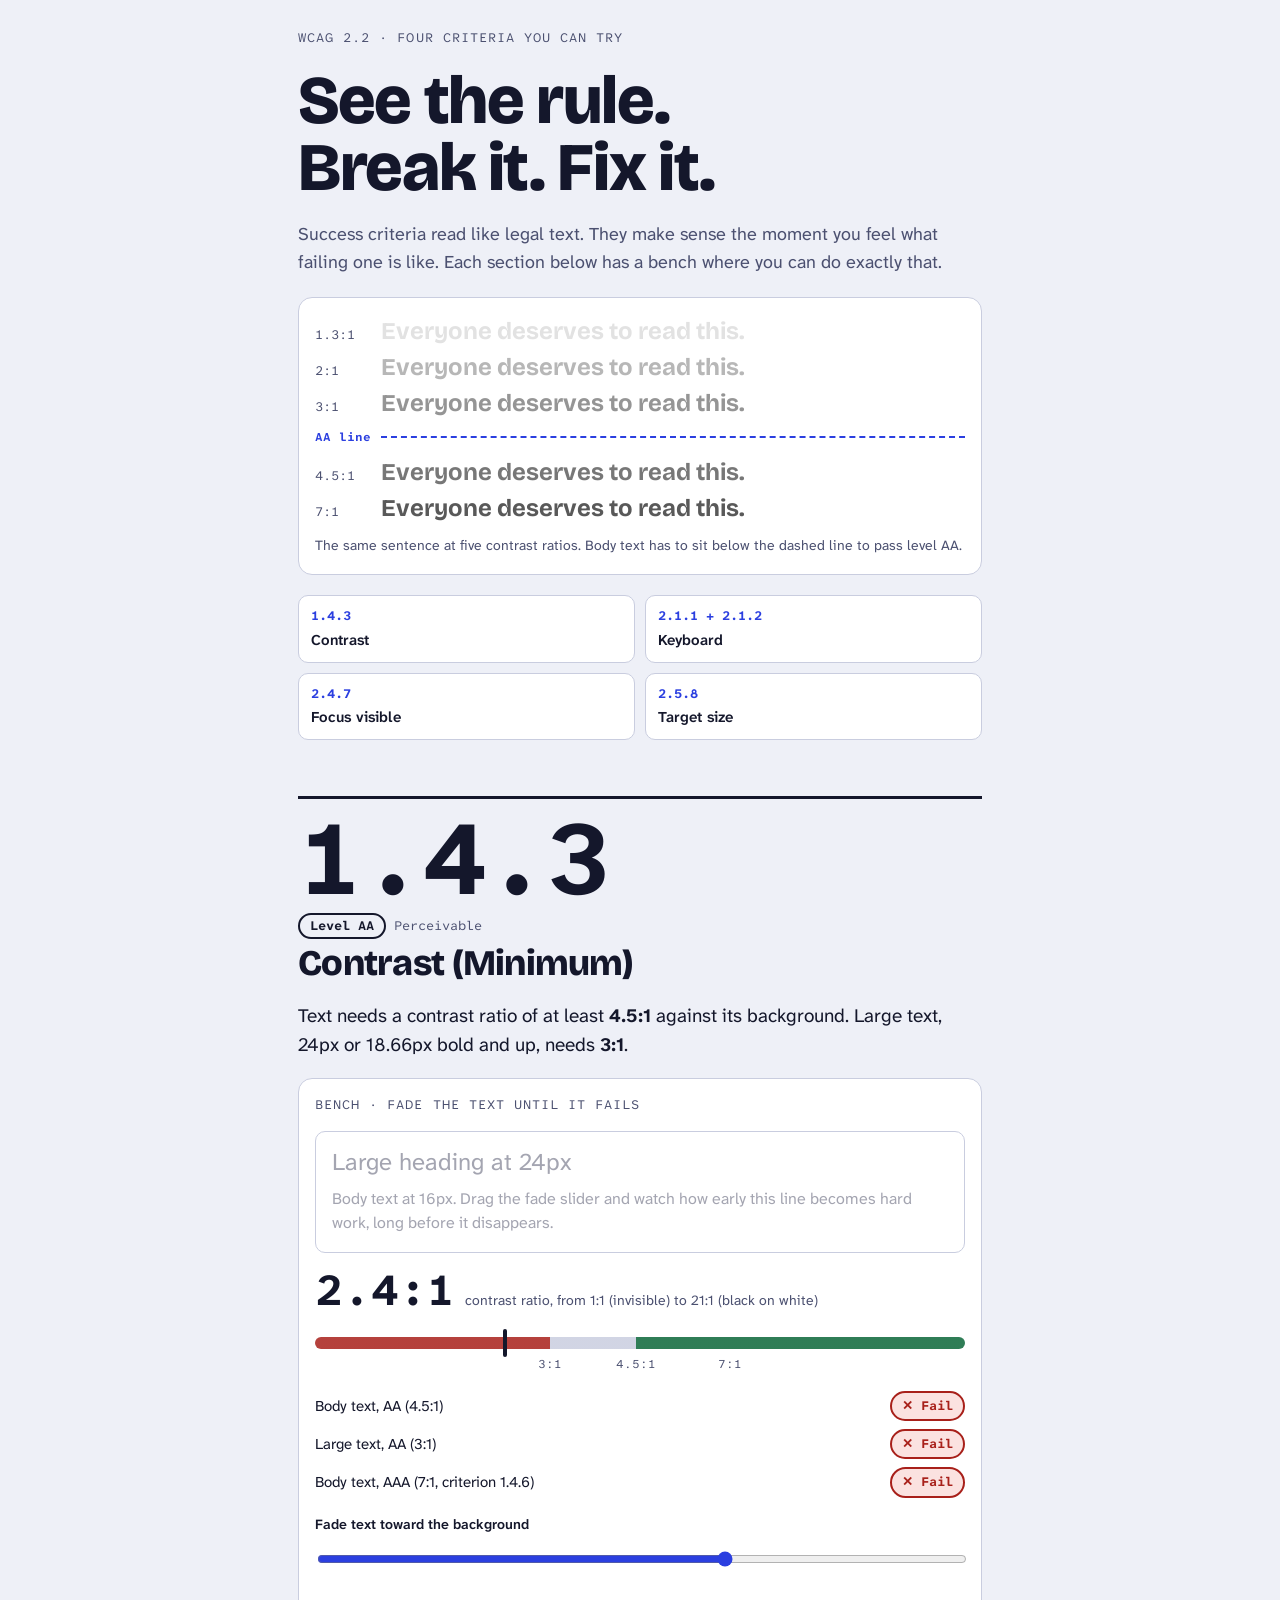
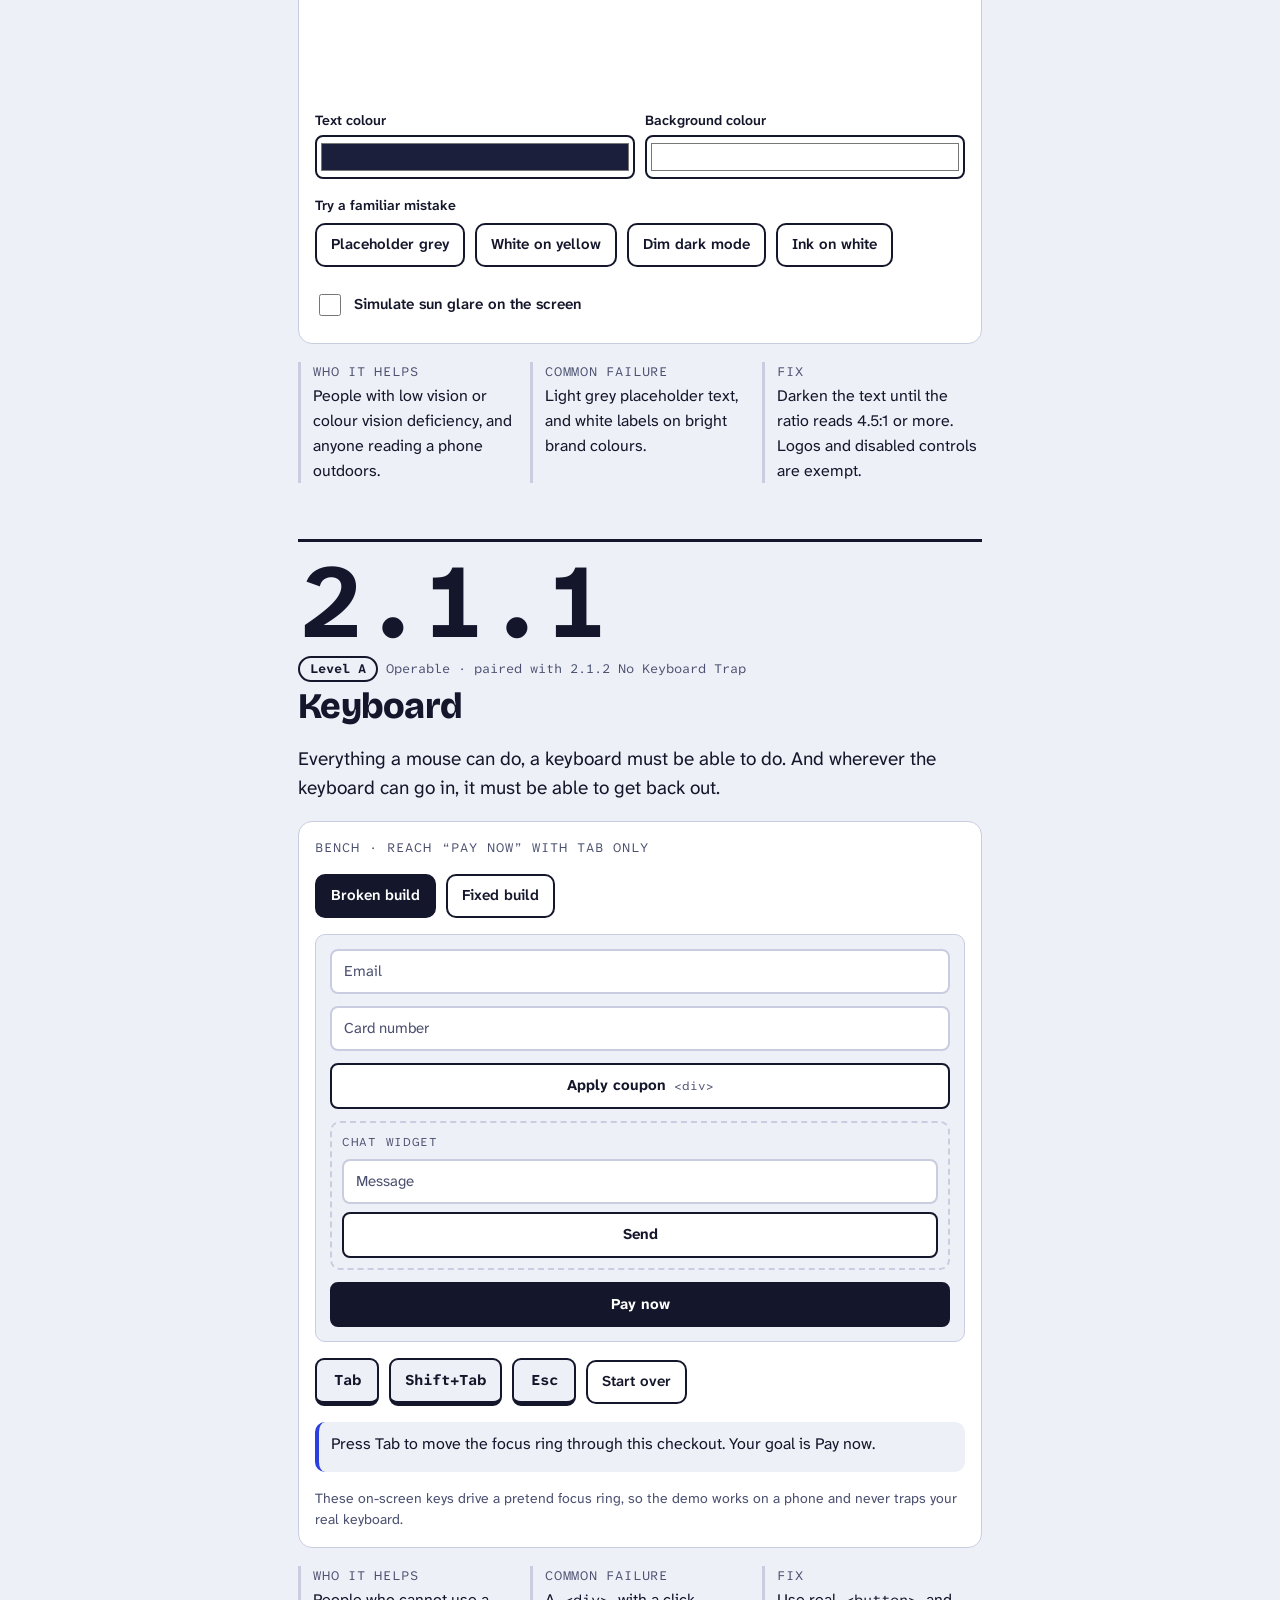
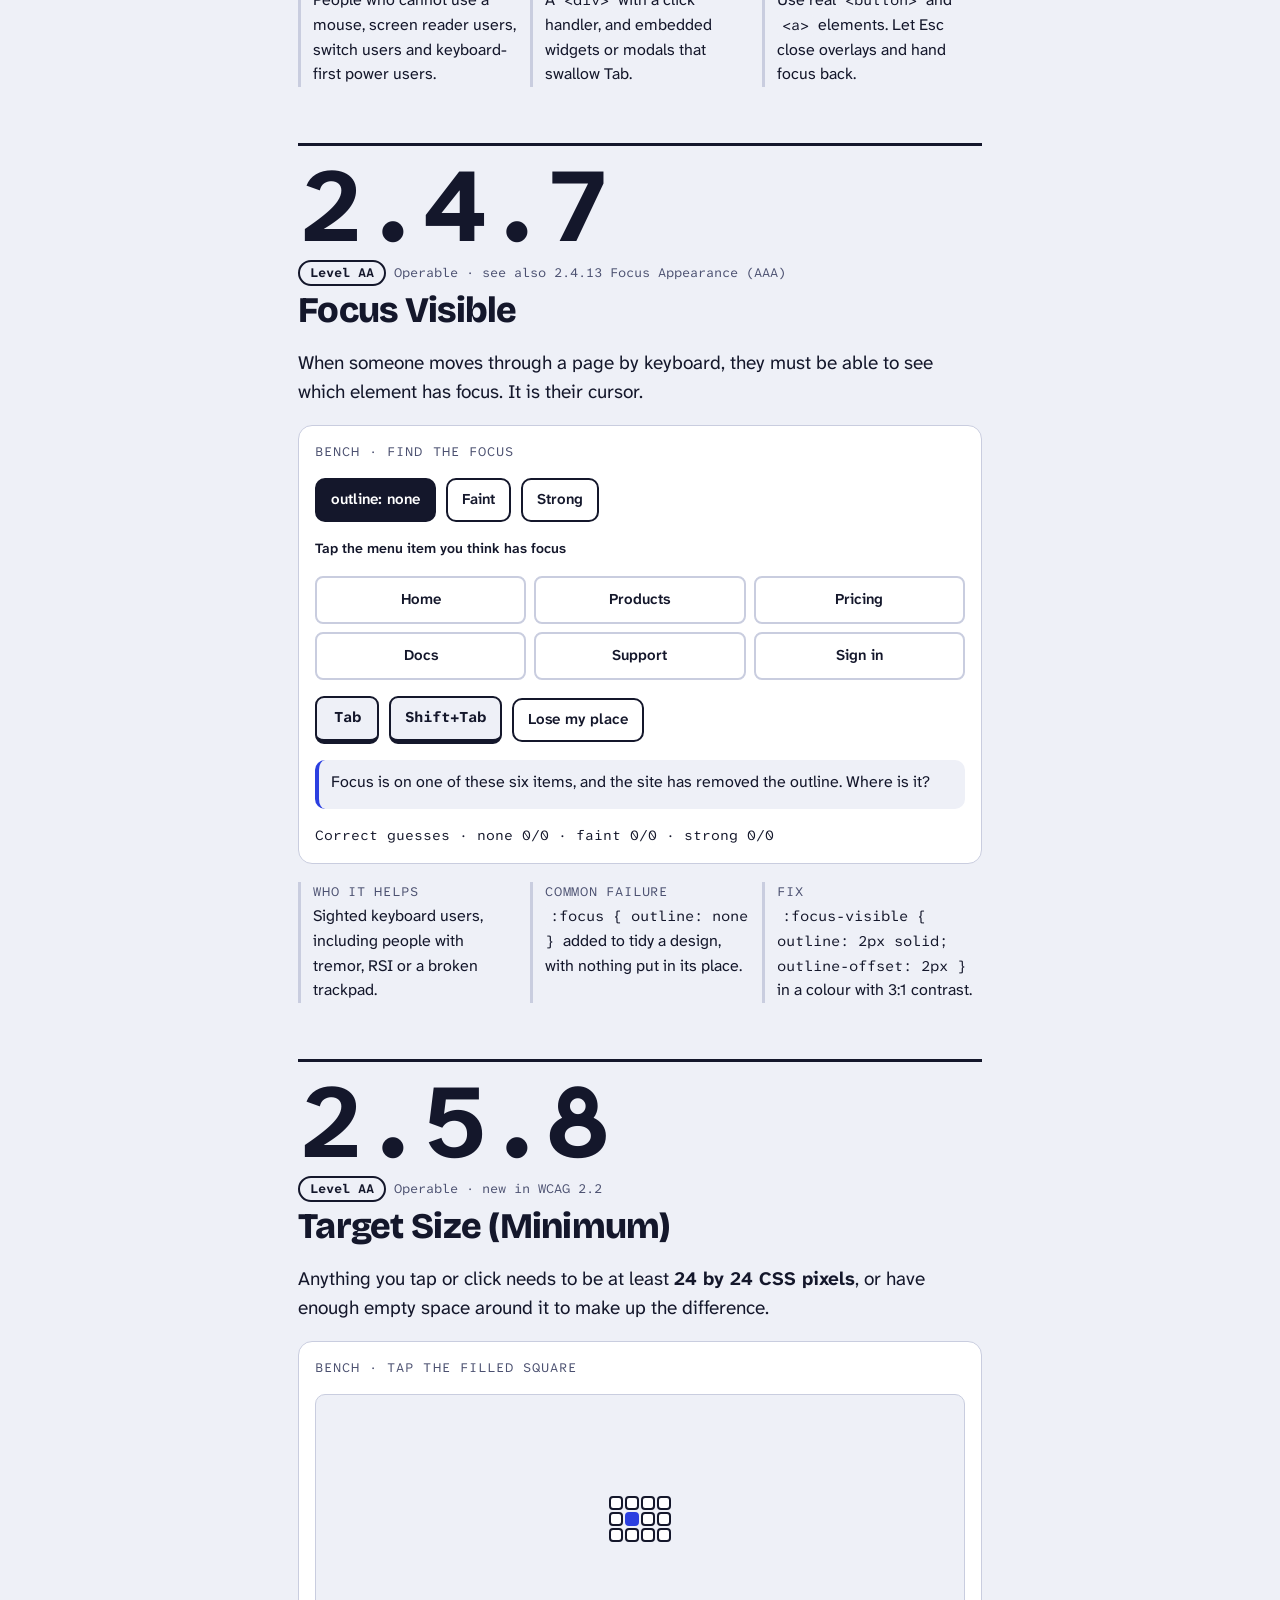
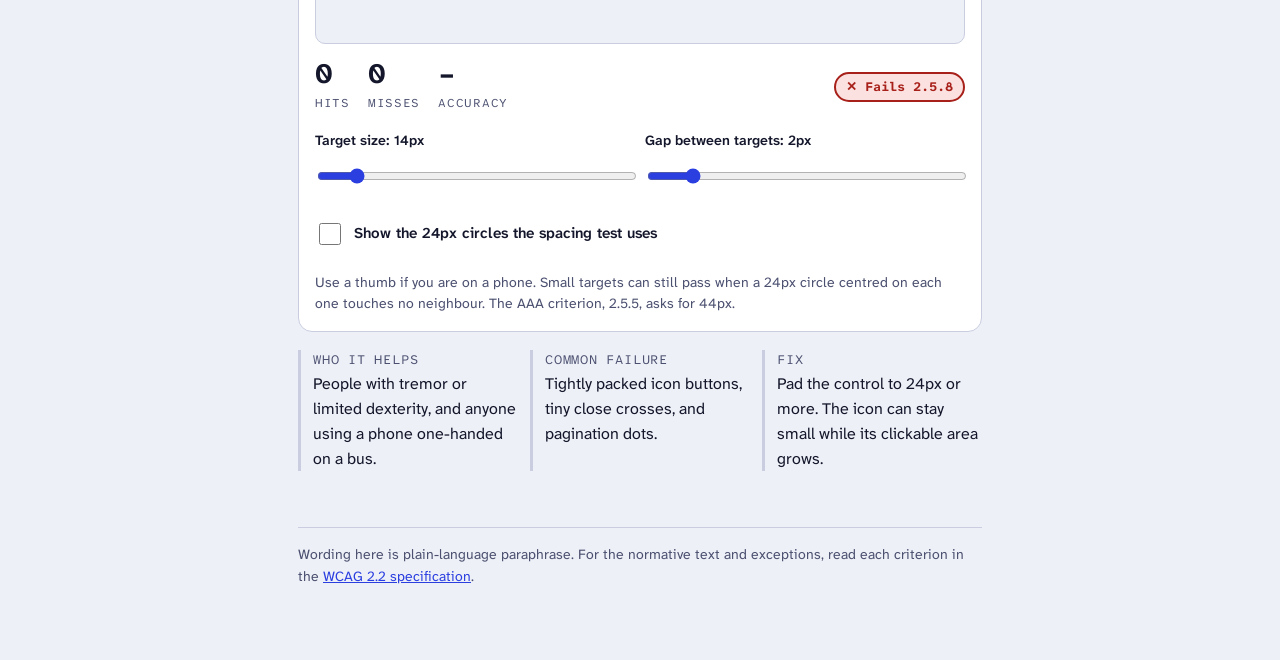
<file: sampler.html>
<!DOCTYPE html>
<html lang="en">
<head>
<meta charset="utf-8">
<meta name="viewport" content="width=device-width, initial-scale=1">
<title>WCAG Visual Lab</title>
<link rel="preconnect" href="https://fonts.googleapis.com">
<link rel="preconnect" href="https://fonts.gstatic.com" crossorigin>
<link href="https://fonts.googleapis.com/css2?family=Atkinson+Hyperlegible+Mono:wght@400;700&family=Atkinson+Hyperlegible+Next:wght@400;600;700&family=Bricolage+Grotesque:opsz,wght@12..96,700;12..96,800&display=swap" rel="stylesheet">
<style>
/* Layout idea: one narrow lab-notebook column. Each criterion opens with its number set huge in mono,
   then a one-line rule, then a bench where you break the rule and fix it. */
:root{
  --bg:#EEF0F7;
  --surface:#FFFFFF;
  --ink:#14172B;
  --muted:#4B5070;
  --line:#C9CDDF;
  --accent:#2B3FE0;
  --accent-ink:#FFFFFF;
  --pass:#0A6638;
  --pass-bg:#DDF3E6;
  --fail:#A8201A;
  --fail-bg:#FBE2E0;
  --font-display:"Bricolage Grotesque","Arial Black",system-ui,sans-serif;
  --font-body:"Atkinson Hyperlegible Next","Atkinson Hyperlegible",Verdana,system-ui,sans-serif;
  --font-mono:"Atkinson Hyperlegible Mono",ui-monospace,Menlo,Consolas,monospace;
  color-scheme:light;
}
@media (prefers-color-scheme:dark){
  :root:not([data-theme="light"]){
    --bg:#0E1020;--surface:#181B30;--ink:#ECEEF9;--muted:#AEB3CE;--line:#3A3F5E;
    --accent:#93A0FF;--accent-ink:#0E1020;
    --pass:#6FDCA3;--pass-bg:#12331F;--fail:#FF9C93;--fail-bg:#3D1614;
    color-scheme:dark;
  }
}
:root[data-theme="dark"]{
  --bg:#0E1020;--surface:#181B30;--ink:#ECEEF9;--muted:#AEB3CE;--line:#3A3F5E;
  --accent:#93A0FF;--accent-ink:#0E1020;
  --pass:#6FDCA3;--pass-bg:#12331F;--fail:#FF9C93;--fail-bg:#3D1614;
  color-scheme:dark;
}
*{box-sizing:border-box}
html{-webkit-text-size-adjust:100%}
body{margin:0;background:var(--bg);color:var(--ink);font-family:var(--font-body);font-size:17px;line-height:1.55}
main{max-width:720px;margin:0 auto;padding:28px 18px 72px;display:flex;flex-direction:column;gap:56px}
h1,h2,h3,p{margin:0}
h1,h2{font-family:var(--font-display);text-wrap:balance;letter-spacing:-0.02em}
a{color:var(--accent)}
:focus-visible{outline:3px solid var(--accent);outline-offset:3px;border-radius:4px}

/* Hero */
.hero{display:flex;flex-direction:column;gap:20px}
.eyebrow{font-family:var(--font-mono);font-size:13px;letter-spacing:.08em;text-transform:uppercase;color:var(--muted)}
h1{font-size:clamp(40px,11vw,68px);line-height:.98;font-weight:800}
.lede{max-width:60ch;color:var(--muted);font-size:18px}
.chart{background:var(--surface);border:1px solid var(--line);border-radius:14px;padding:18px 16px;display:flex;flex-direction:column;gap:6px}
.chart-row{display:grid;grid-template-columns:56px 1fr;align-items:baseline;gap:10px}
.chart-row .r{font-family:var(--font-mono);font-size:13px;color:var(--muted);font-variant-numeric:tabular-nums}
.chart-row .s{font-family:var(--font-display);font-weight:700;font-size:clamp(17px,4.6vw,24px);line-height:1.25}
.chart-rule{display:grid;grid-template-columns:56px 1fr;gap:10px;align-items:center;margin:4px 0}
.chart-rule span:first-child{font-family:var(--font-mono);font-size:12px;font-weight:700;color:var(--accent)}
.chart-rule span:last-child{border-top:2px dashed var(--accent);height:0}
.chart-note{font-size:14px;color:var(--muted);margin-top:6px}
.jump{display:grid;grid-template-columns:1fr 1fr;gap:10px;list-style:none;padding:0;margin:0}
.jump a{display:flex;flex-direction:column;gap:2px;min-height:44px;padding:10px 12px;background:var(--surface);border:1px solid var(--line);border-radius:10px;text-decoration:none;color:var(--ink);font-weight:600;font-size:15px}
.jump a b{font-family:var(--font-mono);font-size:13px;color:var(--accent)}

/* Criterion sections */
.sc{display:flex;flex-direction:column;gap:18px;scroll-margin-top:16px}
.sc-head{display:flex;flex-direction:column;gap:6px;border-top:3px solid var(--ink);padding-top:14px}
.sc-num{font-family:var(--font-mono);font-weight:700;font-size:clamp(56px,17vw,104px);line-height:.9;letter-spacing:-0.04em;font-variant-numeric:tabular-nums}
.sc-meta{display:flex;flex-wrap:wrap;gap:8px;align-items:center}
.level{font-family:var(--font-mono);font-size:13px;font-weight:700;border:2px solid var(--ink);border-radius:999px;padding:1px 10px}
.also{font-family:var(--font-mono);font-size:13px;color:var(--muted)}
h2{font-size:clamp(26px,7vw,36px);line-height:1.05;font-weight:800}
.rule{font-size:19px;max-width:60ch}
.bench{background:var(--surface);border:1px solid var(--line);border-radius:14px;padding:16px;display:flex;flex-direction:column;gap:16px}
.bench-title{font-family:var(--font-mono);font-size:13px;letter-spacing:.08em;text-transform:uppercase;color:var(--muted)}
.facts{display:grid;grid-template-columns:1fr;gap:12px;margin:0}
@media (min-width:600px){.facts{grid-template-columns:repeat(3,1fr)}}
.facts div{border-left:3px solid var(--line);padding-left:12px}
.facts dt{font-family:var(--font-mono);font-size:13px;letter-spacing:.06em;text-transform:uppercase;color:var(--muted)}
.facts dd{margin:2px 0 0;font-size:16px}
code{font-family:var(--font-mono);font-size:.92em;background:var(--bg);padding:1px 5px;border-radius:4px;overflow-wrap:anywhere}

/* Controls */
.row{display:flex;flex-wrap:wrap;gap:10px;align-items:center}
button{font:inherit;color:inherit}
.btn{min-height:44px;padding:8px 14px;background:var(--surface);color:var(--ink);border:2px solid var(--ink);border-radius:10px;font-weight:600;font-size:15px;cursor:pointer;touch-action:manipulation}
.btn[aria-pressed="true"]{background:var(--ink);color:var(--surface)}
.key{min-width:64px;min-height:48px;padding:8px 14px;background:var(--bg);color:var(--ink);border:2px solid var(--ink);border-bottom-width:5px;border-radius:9px;font-family:var(--font-mono);font-weight:700;font-size:15px;cursor:pointer;touch-action:manipulation}
.key:active{border-bottom-width:2px;transform:translateY(3px)}
.field{display:flex;flex-direction:column;gap:4px;flex:1 1 180px}
.field label,.lab{font-size:14px;font-weight:600}
input[type=range]{width:100%;accent-color:var(--accent);min-height:36px}
input[type=color]{width:100%;height:44px;padding:2px;border:2px solid var(--ink);border-radius:8px;background:var(--surface)}
.check{display:flex;gap:10px;align-items:center;min-height:44px;font-size:15px;font-weight:600}
.check input{width:22px;height:22px;accent-color:var(--accent)}
.chip{display:inline-flex;align-items:center;gap:6px;font-family:var(--font-mono);font-size:13px;font-weight:700;padding:3px 10px;border-radius:999px;border:2px solid currentColor}
.chip.pass{color:var(--pass);background:var(--pass-bg)}
.chip.fail{color:var(--fail);background:var(--fail-bg)}
.status{font-size:16px;min-height:3.1em;padding:10px 12px;border-radius:10px;background:var(--bg);border-left:4px solid var(--accent)}
.hint{font-size:14px;color:var(--muted)}

/* Contrast bench */
.sample{border:1px solid var(--line);border-radius:10px;padding:16px;display:flex;flex-direction:column;gap:10px;transition:filter .2s}
.sample.glare{filter:contrast(.55) brightness(1.25) blur(.6px)}
.sample .big{font-size:24px;line-height:1.2;font-weight:400}
.sample .small{font-size:16px}
.ratio{display:flex;align-items:baseline;gap:10px;flex-wrap:wrap}
.ratio output{font-family:var(--font-mono);font-weight:700;font-size:44px;line-height:1;font-variant-numeric:tabular-nums}
.meter{position:relative;height:46px}
.meter .track{position:absolute;left:0;right:0;top:8px;height:12px;border-radius:6px;background:linear-gradient(90deg,var(--fail) 0 36.1%,var(--line) 36.1% 49.4%,var(--pass) 49.4% 100%);opacity:.85}
.meter .mark{position:absolute;top:0;width:4px;height:28px;margin-left:-2px;background:var(--ink);border-radius:2px;transition:left .15s}
.meter .tick{position:absolute;top:26px;transform:translateX(-50%);font-family:var(--font-mono);font-size:12px;color:var(--muted)}
.verdicts{display:grid;grid-template-columns:1fr auto;gap:8px 12px;align-items:center;font-size:15px}

/* Mock UI for keyboard bench */
.mock{border:1px solid var(--line);border-radius:10px;padding:14px;display:flex;flex-direction:column;gap:12px;background:var(--bg)}
.m{border:2px solid var(--line);border-radius:8px;padding:9px 12px;font-size:15px;background:var(--surface);color:var(--muted)}
.m.b{color:var(--ink);font-weight:700;text-align:center;border-color:var(--ink)}
.m.goal{background:var(--ink);color:var(--surface)}
.m.div::after{content:" <div>";font-family:var(--font-mono);font-weight:400;font-size:12px;color:var(--muted)}
.fixed .m.div::after{content:" <button>"}
.chat{border:2px dashed var(--line);border-radius:10px;padding:10px;display:flex;flex-direction:column;gap:8px}
.chat-t{font-family:var(--font-mono);font-size:12px;letter-spacing:.06em;text-transform:uppercase;color:var(--muted)}
.vfocus{outline:3px solid var(--accent);outline-offset:3px}

/* Focus bench */
.nav{display:grid;grid-template-columns:repeat(3,1fr);gap:8px}
.nav button{min-height:48px;border:2px solid var(--line);border-radius:8px;background:var(--surface);color:var(--ink);font-weight:600;font-size:15px;cursor:pointer;touch-action:manipulation}
.fs-faint .is-focus{outline:1px dotted var(--line);outline-offset:1px}
.fs-strong .is-focus,.nav .reveal{outline:3px solid var(--accent);outline-offset:3px}
.tally{font-family:var(--font-mono);font-size:14px;font-variant-numeric:tabular-nums}

/* Target bench */
.board{display:flex;justify-content:center;align-items:center;min-height:250px;border:1px solid var(--line);border-radius:10px;background:var(--bg);touch-action:manipulation;user-select:none;-webkit-user-select:none;cursor:pointer}
.grid{display:grid;grid-template-columns:repeat(4,auto)}
.t{position:relative;border:2px solid var(--ink);border-radius:4px;background:var(--surface)}
.t.on{background:var(--accent);border-color:var(--accent)}
.circles .t::after{content:"";position:absolute;left:50%;top:50%;width:24px;height:24px;margin:-12px 0 0 -12px;border:1.5px dashed var(--fail);border-radius:50%;pointer-events:none}
.score{display:flex;gap:18px;flex-wrap:wrap;font-family:var(--font-mono);font-variant-numeric:tabular-nums}
.score b{font-size:28px;display:block;line-height:1}
.score span{font-size:12px;letter-spacing:.06em;text-transform:uppercase;color:var(--muted)}

footer{font-size:14px;color:var(--muted);border-top:1px solid var(--line);padding-top:16px}
@media (prefers-reduced-motion:reduce){*{transition:none!important}}
</style>
</head>
<body>
<main>

<header class="hero">
  <p class="eyebrow">WCAG 2.2 · four criteria you can try</p>
  <h1>See the rule. Break it. Fix it.</h1>
  <p class="lede">Success criteria read like legal text. They make sense the moment you feel what failing one is like. Each section below has a bench where you can do exactly that.</p>

  <div class="chart" id="chart">
    <div class="chart-row"><span class="r">1.3:1</span><span class="s" data-r="1.3" style="color:#E2E2E2">Everyone deserves to read this.</span></div>
    <div class="chart-row"><span class="r">2:1</span><span class="s" data-r="2" style="color:#B7B7B7">Everyone deserves to read this.</span></div>
    <div class="chart-row"><span class="r">3:1</span><span class="s" data-r="3" style="color:#959595">Everyone deserves to read this.</span></div>
    <div class="chart-rule" aria-hidden="true"><span>AA line</span><span></span></div>
    <div class="chart-row"><span class="r">4.5:1</span><span class="s" data-r="4.5" style="color:#767676">Everyone deserves to read this.</span></div>
    <div class="chart-row"><span class="r">7:1</span><span class="s" data-r="7" style="color:#595959">Everyone deserves to read this.</span></div>
    <p class="chart-note">The same sentence at five contrast ratios. Body text has to sit below the dashed line to pass level AA.</p>
  </div>

  <nav aria-label="Criteria on this page">
    <ul class="jump">
      <li><a href="#contrast"><b>1.4.3</b>Contrast</a></li>
      <li><a href="#keyboard"><b>2.1.1 + 2.1.2</b>Keyboard</a></li>
      <li><a href="#focus"><b>2.4.7</b>Focus visible</a></li>
      <li><a href="#target"><b>2.5.8</b>Target size</a></li>
    </ul>
  </nav>
</header>

<!-- 1.4.3 -->
<section class="sc" id="contrast" aria-labelledby="h-contrast">
  <div class="sc-head">
    <div class="sc-num" aria-hidden="true">1.4.3</div>
    <div class="sc-meta"><span class="level">Level AA</span><span class="also">Perceivable</span></div>
    <h2 id="h-contrast">Contrast (Minimum)</h2>
  </div>
  <p class="rule">Text needs a contrast ratio of at least <strong>4.5:1</strong> against its background. Large text, 24px or 18.66px bold and up, needs <strong>3:1</strong>.</p>

  <div class="bench">
    <p class="bench-title">Bench · fade the text until it fails</p>
    <div class="sample" id="c-sample">
      <p class="big">Large heading at 24px</p>
      <p class="small">Body text at 16px. Drag the fade slider and watch how early this line becomes hard work, long before it disappears.</p>
    </div>
    <div class="ratio"><output id="c-ratio" for="c-fade c-fg c-bg">2.4:1</output><span class="hint">contrast ratio, from 1:1 (invisible) to 21:1 (black on white)</span></div>
    <div class="meter" aria-hidden="true">
      <div class="track"></div><div class="mark" id="c-mark"></div>
      <span class="tick" style="left:36.1%">3:1</span><span class="tick" style="left:49.4%">4.5:1</span><span class="tick" style="left:63.9%">7:1</span>
    </div>
    <div class="verdicts" role="status">
      <span>Body text, AA (4.5:1)</span><span class="chip" id="c-v1"></span>
      <span>Large text, AA (3:1)</span><span class="chip" id="c-v2"></span>
      <span>Body text, AAA (7:1, criterion 1.4.6)</span><span class="chip" id="c-v3"></span>
    </div>
    <div class="field"><label for="c-fade">Fade text toward the background</label><input type="range" id="c-fade" min="0" max="95" value="60"></div>
    <div class="row">
      <div class="field"><label for="c-fg">Text colour</label><input type="color" id="c-fg" value="#1b1f3b"></div>
      <div class="field"><label for="c-bg">Background colour</label><input type="color" id="c-bg" value="#ffffff"></div>
    </div>
    <div>
      <p class="lab" id="c-pl">Try a familiar mistake</p>
      <div class="row" role="group" aria-labelledby="c-pl" style="margin-top:6px">
        <button class="btn" type="button" data-fg="#9aa0a6" data-bg="#ffffff">Placeholder grey</button>
        <button class="btn" type="button" data-fg="#ffffff" data-bg="#ffc400">White on yellow</button>
        <button class="btn" type="button" data-fg="#6b7280" data-bg="#111827">Dim dark mode</button>
        <button class="btn" type="button" data-fg="#1b1f3b" data-bg="#ffffff">Ink on white</button>
      </div>
    </div>
    <label class="check" for="c-glare"><input type="checkbox" id="c-glare">Simulate sun glare on the screen</label>
  </div>

  <dl class="facts">
    <div><dt>Who it helps</dt><dd>People with low vision or colour vision deficiency, and anyone reading a phone outdoors.</dd></div>
    <div><dt>Common failure</dt><dd>Light grey placeholder text, and white labels on bright brand colours.</dd></div>
    <div><dt>Fix</dt><dd>Darken the text until the ratio reads 4.5:1 or more. Logos and disabled controls are exempt.</dd></div>
  </dl>
</section>

<!-- 2.1.1 + 2.1.2 -->
<section class="sc" id="keyboard" aria-labelledby="h-keyboard">
  <div class="sc-head">
    <div class="sc-num" aria-hidden="true">2.1.1</div>
    <div class="sc-meta"><span class="level">Level A</span><span class="also">Operable · paired with 2.1.2 No Keyboard Trap</span></div>
    <h2 id="h-keyboard">Keyboard</h2>
  </div>
  <p class="rule">Everything a mouse can do, a keyboard must be able to do. And wherever the keyboard can go in, it must be able to get back out.</p>

  <div class="bench">
    <p class="bench-title">Bench · reach “Pay now” with Tab only</p>
    <div class="row" role="group" aria-label="Which build to test">
      <button class="btn" type="button" id="k-broken" aria-pressed="true">Broken build</button>
      <button class="btn" type="button" id="k-fixed" aria-pressed="false">Fixed build</button>
    </div>
    <div class="mock" id="k-mock" aria-hidden="true">
      <div class="m" data-k="0">Email</div>
      <div class="m" data-k="1">Card number</div>
      <div class="m b div" data-k="2">Apply coupon</div>
      <div class="chat">
        <span class="chat-t">Chat widget</span>
        <div class="m" data-k="3">Message</div>
        <div class="m b" data-k="4">Send</div>
      </div>
      <div class="m b goal" data-k="5">Pay now</div>
    </div>
    <div class="row">
      <button class="key" type="button" id="k-tab">Tab</button>
      <button class="key" type="button" id="k-stab">Shift+Tab</button>
      <button class="key" type="button" id="k-esc">Esc</button>
      <button class="btn" type="button" id="k-reset">Start over</button>
    </div>
    <p class="status" id="k-status" role="status">Press Tab to move the focus ring through this checkout. Your goal is Pay now.</p>
    <p class="hint">These on-screen keys drive a pretend focus ring, so the demo works on a phone and never traps your real keyboard.</p>
  </div>

  <dl class="facts">
    <div><dt>Who it helps</dt><dd>People who cannot use a mouse, screen reader users, switch users and keyboard-first power users.</dd></div>
    <div><dt>Common failure</dt><dd>A <code>&lt;div&gt;</code> with a click handler, and embedded widgets or modals that swallow Tab.</dd></div>
    <div><dt>Fix</dt><dd>Use real <code>&lt;button&gt;</code> and <code>&lt;a&gt;</code> elements. Let Esc close overlays and hand focus back.</dd></div>
  </dl>
</section>

<!-- 2.4.7 -->
<section class="sc" id="focus" aria-labelledby="h-focus">
  <div class="sc-head">
    <div class="sc-num" aria-hidden="true">2.4.7</div>
    <div class="sc-meta"><span class="level">Level AA</span><span class="also">Operable · see also 2.4.13 Focus Appearance (AAA)</span></div>
    <h2 id="h-focus">Focus Visible</h2>
  </div>
  <p class="rule">When someone moves through a page by keyboard, they must be able to see which element has focus. It is their cursor.</p>

  <div class="bench">
    <p class="bench-title">Bench · find the focus</p>
    <div class="row" role="group" aria-label="Focus style">
      <button class="btn" type="button" data-fs="none" aria-pressed="true">outline: none</button>
      <button class="btn" type="button" data-fs="faint" aria-pressed="false">Faint</button>
      <button class="btn" type="button" data-fs="strong" aria-pressed="false">Strong</button>
    </div>
    <p class="lab" id="f-lab">Tap the menu item you think has focus</p>
    <div class="nav fs-none" id="f-nav" role="group" aria-labelledby="f-lab">
      <button type="button">Home</button><button type="button">Products</button><button type="button">Pricing</button>
      <button type="button">Docs</button><button type="button">Support</button><button type="button">Sign in</button>
    </div>
    <div class="row">
      <button class="key" type="button" id="f-tab">Tab</button>
      <button class="key" type="button" id="f-stab">Shift+Tab</button>
      <button class="btn" type="button" id="f-lose">Lose my place</button>
    </div>
    <p class="status" id="f-status" role="status">Focus is on one of these six items, and the site has removed the outline. Where is it?</p>
    <p class="tally" id="f-tally">Correct guesses · none 0/0 · faint 0/0 · strong 0/0</p>
  </div>

  <dl class="facts">
    <div><dt>Who it helps</dt><dd>Sighted keyboard users, including people with tremor, RSI or a broken trackpad.</dd></div>
    <div><dt>Common failure</dt><dd><code>:focus { outline: none }</code> added to tidy a design, with nothing put in its place.</dd></div>
    <div><dt>Fix</dt><dd><code>:focus-visible { outline: 2px solid; outline-offset: 2px }</code> in a colour with 3:1 contrast.</dd></div>
  </dl>
</section>

<!-- 2.5.8 -->
<section class="sc" id="target" aria-labelledby="h-target">
  <div class="sc-head">
    <div class="sc-num" aria-hidden="true">2.5.8</div>
    <div class="sc-meta"><span class="level">Level AA</span><span class="also">Operable · new in WCAG 2.2</span></div>
    <h2 id="h-target">Target Size (Minimum)</h2>
  </div>
  <p class="rule">Anything you tap or click needs to be at least <strong>24 by 24 CSS pixels</strong>, or have enough empty space around it to make up the difference.</p>

  <div class="bench">
    <p class="bench-title">Bench · tap the filled square</p>
    <div class="board" id="t-board" aria-hidden="true"><div class="grid" id="t-grid"></div></div>
    <div class="row" style="justify-content:space-between">
      <div class="score">
        <div><b id="t-hit">0</b><span>Hits</span></div>
        <div><b id="t-miss">0</b><span>Misses</span></div>
        <div><b id="t-acc">–</b><span>Accuracy</span></div>
      </div>
      <span class="chip" id="t-verdict" role="status"></span>
    </div>
    <div class="row">
      <div class="field"><label for="t-size">Target size: <span id="t-size-v">14</span>px</label><input type="range" id="t-size" min="10" max="48" step="2" value="14"></div>
      <div class="field"><label for="t-gap">Gap between targets: <span id="t-gap-v">2</span>px</label><input type="range" id="t-gap" min="0" max="16" step="1" value="2"></div>
    </div>
    <label class="check" for="t-circ"><input type="checkbox" id="t-circ">Show the 24px circles the spacing test uses</label>
    <p class="hint">Use a thumb if you are on a phone. Small targets can still pass when a 24px circle centred on each one touches no neighbour. The AAA criterion, 2.5.5, asks for 44px.</p>
  </div>

  <dl class="facts">
    <div><dt>Who it helps</dt><dd>People with tremor or limited dexterity, and anyone using a phone one-handed on a bus.</dd></div>
    <div><dt>Common failure</dt><dd>Tightly packed icon buttons, tiny close crosses, and pagination dots.</dd></div>
    <div><dt>Fix</dt><dd>Pad the control to 24px or more. The icon can stay small while its clickable area grows.</dd></div>
  </dl>
</section>

<footer>
  <p>Wording here is plain-language paraphrase. For the normative text and exceptions, read each criterion in the <a href="https://www.w3.org/TR/WCAG22/">WCAG 2.2 specification</a>.</p>
</footer>
</main>

<script>
(function(){
  "use strict";
  var $=function(id){return document.getElementById(id);};

  /* ---------- colour maths ---------- */
  function hexToRgb(h){h=h.replace('#','');return [parseInt(h.slice(0,2),16),parseInt(h.slice(2,4),16),parseInt(h.slice(4,6),16)];}
  function lin(c){c/=255;return c<=0.04045?c/12.92:Math.pow((c+0.055)/1.055,2.4);}
  function lum(rgb){return 0.2126*lin(rgb[0])+0.7152*lin(rgb[1])+0.0722*lin(rgb[2]);}
  function ratio(a,b){var la=lum(a),lb=lum(b);var hi=Math.max(la,lb),lo=Math.min(la,lb);return (hi+0.05)/(lo+0.05);}
  function mix(a,b,t){return [0,1,2].map(function(i){return Math.round(a[i]+(b[i]-a[i])*t);});}
  function css(rgb){return 'rgb('+rgb.join(',')+')';}
  function greyForLum(L){L=Math.min(1,Math.max(0,L));var c=L<=0.0031308?12.92*L:1.055*Math.pow(L,1/2.4)-0.055;var v=Math.round(c*255);return [v,v,v];}
  function chip(el,ok,passText,failText){el.className='chip '+(ok?'pass':'fail');el.textContent=ok?'✓ '+(passText||'Pass'):'✕ '+(failText||'Fail');}

  /* ---------- hero chart: greys computed against the real surface colour ---------- */
  function paintChart(){
    var chart=$('chart');var m=getComputedStyle(chart).backgroundColor.match(/[\d.]+/g);
    if(!m)return;var bg=[+m[0],+m[1],+m[2]];var Lb=lum(bg);var dark=Lb<0.2;
    chart.querySelectorAll('.s').forEach(function(s){
      var r=parseFloat(s.dataset.r);
      var L=dark?r*(Lb+0.05)-0.05:(Lb+0.05)/r-0.05;
      s.style.color=css(greyForLum(L));
    });
  }
  paintChart();
  try{
    new MutationObserver(paintChart).observe(document.documentElement,{attributes:true,attributeFilter:['data-theme']});
    var mq=window.matchMedia('(prefers-color-scheme: dark)');
    if(mq.addEventListener)mq.addEventListener('change',paintChart);
  }catch(e){}

  /* ---------- 1.4.3 contrast ---------- */
  var cFg=$('c-fg'),cBg=$('c-bg'),cFade=$('c-fade'),cSample=$('c-sample');
  function paintContrast(){
    var fg=hexToRgb(cFg.value),bg=hexToRgb(cBg.value);
    var eff=mix(fg,bg,cFade.value/100);
    cSample.style.color=css(eff);cSample.style.background=css(bg);
    var r=ratio(eff,bg);
    var shown=Math.floor(r*10)/10;
    $('c-ratio').textContent=shown.toFixed(1)+':1';
    $('c-mark').style.left=(Math.log(r)/Math.log(21)*100).toFixed(1)+'%';
    chip($('c-v1'),r>=4.5);chip($('c-v2'),r>=3);chip($('c-v3'),r>=7);
  }
  [cFg,cBg,cFade].forEach(function(el){el.addEventListener('input',paintContrast);});
  document.querySelectorAll('[data-fg]').forEach(function(b){
    b.addEventListener('click',function(){cFg.value=b.dataset.fg;cBg.value=b.dataset.bg;cFade.value=0;paintContrast();});
  });
  $('c-glare').addEventListener('change',function(e){cSample.classList.toggle('glare',e.target.checked);});
  paintContrast();

  /* ---------- 2.1.1 / 2.1.2 keyboard ---------- */
  var kNames=['Email','Card number','Apply coupon','Message','Send','Pay now'];
  var kItems=[].slice.call(document.querySelectorAll('#k-mock [data-k]'));
  var kMode='broken',kIdx=-1,kPresses=0,kLoops=0;
  function kSay(t){$('k-status').textContent=t;}
  function kPaint(){kItems.forEach(function(el,i){el.classList.toggle('vfocus',i===kIdx);});}
  function kReset(msg){kIdx=-1;kPresses=0;kLoops=0;kPaint();kSay(msg||'Press Tab to move the focus ring through this checkout. Your goal is Pay now.');}
  function kSetMode(m){
    kMode=m;$('k-broken').setAttribute('aria-pressed',m==='broken');$('k-fixed').setAttribute('aria-pressed',m==='fixed');
    $('k-mock').classList.toggle('fixed',m==='fixed');
    kReset(m==='fixed'?'Fixed build loaded. Apply coupon is now a real button and the chat lets go of focus. Press Tab.':'Broken build loaded. Press Tab and try to reach Pay now.');
  }
  function kMove(dir){
    kPresses++;
    var inChat=(kIdx===3||kIdx===4);
    if(kMode==='broken'&&inChat){
      kIdx=kIdx===3?4:3;kLoops++;kPaint();
      kSay(kLoops<2?'Focus is on '+kNames[kIdx]+'.':'Focus bounced back to '+kNames[kIdx]+'. It cannot leave the chat widget. This is a keyboard trap, and Pay now is out of reach after '+kPresses+' presses.');
      return;
    }
    var n=kIdx+dir,skipped=false;
    if(kMode==='broken'&&n===2){n+=dir;skipped=true;}
    if(n<0){kPresses--;kSay('That is the start of the form.');return;}
    if(n>5){kSay('That is the end of the form.');return;}
    kIdx=n;kPaint();
    if(kIdx===5){kSay('You reached Pay now in '+kPresses+' presses. Every control was reachable and nothing held on to focus.');return;}
    kSay(skipped?'Tab jumped straight past Apply coupon. It is a div with a click handler, so a keyboard can never land on it. Focus is on '+kNames[kIdx]+'.':'Focus is on '+kNames[kIdx]+'.');
  }
  $('k-tab').addEventListener('click',function(){kMove(1);});
  $('k-stab').addEventListener('click',function(){kMove(-1);});
  $('k-esc').addEventListener('click',function(){
    var inChat=(kIdx===3||kIdx===4);
    if(!inChat){kSay('Esc has nothing to close here.');return;}
    if(kMode==='broken'){kSay('Esc does nothing. The widget ignores it, so you are still stuck on '+kNames[kIdx]+'.');return;}
    kIdx=5;kPaint();kSay('Esc closed the chat and focus moved on to Pay now. A way out is all 2.1.2 asks for.');
  });
  $('k-reset').addEventListener('click',function(){kReset();});
  $('k-broken').addEventListener('click',function(){kSetMode('broken');});
  $('k-fixed').addEventListener('click',function(){kSetMode('fixed');});

  /* ---------- 2.4.7 focus visible ---------- */
  var fNav=$('f-nav'),fBtns=[].slice.call(fNav.querySelectorAll('button'));
  var fStyle='none',fIdx=3,fTally={none:[0,0],faint:[0,0],strong:[0,0]};
  function fPaint(){fBtns.forEach(function(b,i){b.classList.toggle('is-focus',i===fIdx);b.classList.remove('reveal');});}
  function fSay(t){$('f-status').textContent=t;}
  function fTallyPaint(){$('f-tally').textContent='Correct guesses · none '+fTally.none.join('/')+' · faint '+fTally.faint.join('/')+' · strong '+fTally.strong.join('/');}
  document.querySelectorAll('[data-fs]').forEach(function(b){
    b.addEventListener('click',function(){
      fStyle=b.dataset.fs;
      document.querySelectorAll('[data-fs]').forEach(function(o){o.setAttribute('aria-pressed',o===b);});
      fNav.className='nav fs-'+fStyle;fPaint();
      fSay(fStyle==='none'?'The outline is gone. Press Lose my place, then guess where focus is.':fStyle==='faint'?'A 1px dotted outline in a pale colour. Technically there, but can you spot it at a glance?':'A 3px outline with clear contrast and a gap around it. Press Lose my place and see how fast you find it.');
    });
  });
  function fStep(d){fIdx=(fIdx+d+6)%6;fPaint();fSay('Focus moved one step. Where is it now?');}
  $('f-tab').addEventListener('click',function(){fStep(1);});
  $('f-stab').addEventListener('click',function(){fStep(-1);});
  $('f-lose').addEventListener('click',function(){var n;do{n=Math.floor(Math.random()*6);}while(n===fIdx);fIdx=n;fPaint();fSay('You looked away and came back. Focus is somewhere in the menu. Tap where you think it is.');});
  fBtns.forEach(function(b,i){
    b.addEventListener('click',function(){
      var ok=i===fIdx;fTally[fStyle][1]++;if(ok)fTally[fStyle][0]++;fTallyPaint();
      fBtns.forEach(function(o){o.classList.remove('reveal');});fBtns[fIdx].classList.add('reveal');
      fSay(ok?'Correct, focus is on '+fBtns[fIdx].textContent+'.'+(fStyle==='none'?' With no outline that was a guess.':''):'No. Focus is on '+fBtns[fIdx].textContent+', now ringed. A keyboard user would have just activated the wrong thing.');
    });
  });
  fPaint();

  /* ---------- 2.5.8 target size ---------- */
  var tGrid=$('t-grid'),tSize=$('t-size'),tGap=$('t-gap'),tHit=0,tMiss=0,tOn=5,tCells=[];
  for(var i=0;i<12;i++){var d=document.createElement('div');d.className='t';tGrid.appendChild(d);tCells.push(d);}
  function tScore(){$('t-hit').textContent=tHit;$('t-miss').textContent=tMiss;var n=tHit+tMiss;$('t-acc').textContent=n?Math.round(tHit/n*100)+'%':'–';}
  function tPick(){var n;do{n=Math.floor(Math.random()*12);}while(n===tOn);tOn=n;tCells.forEach(function(c,i){c.classList.toggle('on',i===tOn);});}
  function tLayout(){
    var s=+tSize.value,g=+tGap.value;
    $('t-size-v').textContent=s;$('t-gap-v').textContent=g;
    tGrid.style.gap=g+'px';
    tCells.forEach(function(c){c.style.width=s+'px';c.style.height=s+'px';});
    var v=$('t-verdict');
    if(s>=44)chip(v,true,'Passes AA and AAA');
    else if(s>=24)chip(v,true,'Passes 2.5.8');
    else if(s+g>=24)chip(v,true,'Passes via spacing');
    else chip(v,false,'','Fails 2.5.8');
    tHit=0;tMiss=0;tScore();
  }
  $('t-board').addEventListener('click',function(e){
    var c=e.target.closest?e.target.closest('.t'):null;
    if(c&&c.classList.contains('on'))tHit++;else tMiss++;
    tScore();tPick();
  });
  tSize.addEventListener('input',tLayout);tGap.addEventListener('input',tLayout);
  $('t-circ').addEventListener('change',function(e){tGrid.classList.toggle('circles',e.target.checked);});
  tCells[tOn].classList.add('on');tLayout();
})();
</script>
</body>
</html>
</file>
<file: css/lab.css>
/* a11yHub shared styles.
   Layout idea: one narrow lab-notebook column. Each criterion opens with its number in mono,
   then a one-line rule, then a bench where you break the rule and fix it. */
:root{
  --bg:#EEF0F7;
  --surface:#FFFFFF;
  --ink:#14172B;
  --muted:#4B5070;
  --line:#C9CDDF;
  --accent:#2B3FE0;
  --accent-ink:#FFFFFF;
  --pass:#0A6638;
  --pass-bg:#DDF3E6;
  --fail:#A8201A;
  --fail-bg:#FBE2E0;
  --font-display:"Bricolage Grotesque","Arial Black",system-ui,sans-serif;
  --font-body:"Atkinson Hyperlegible Next","Atkinson Hyperlegible",Verdana,system-ui,sans-serif;
  --font-mono:"Atkinson Hyperlegible Mono",ui-monospace,Menlo,Consolas,monospace;
  color-scheme:light;
}
@media (prefers-color-scheme:dark){
  :root:not([data-theme="light"]){
    --bg:#0E1020;--surface:#181B30;--ink:#ECEEF9;--muted:#AEB3CE;--line:#3A3F5E;
    --accent:#93A0FF;--accent-ink:#0E1020;
    --pass:#6FDCA3;--pass-bg:#12331F;--fail:#FF9C93;--fail-bg:#3D1614;
    color-scheme:dark;
  }
}
:root[data-theme="dark"]{
  --bg:#0E1020;--surface:#181B30;--ink:#ECEEF9;--muted:#AEB3CE;--line:#3A3F5E;
  --accent:#93A0FF;--accent-ink:#0E1020;
  --pass:#6FDCA3;--pass-bg:#12331F;--fail:#FF9C93;--fail-bg:#3D1614;
  color-scheme:dark;
}
*{box-sizing:border-box}
html{-webkit-text-size-adjust:100%}
body{margin:0;background:var(--bg);color:var(--ink);font-family:var(--font-body);font-size:17px;line-height:1.55}
main{max-width:720px;margin:0 auto;padding:28px 18px 72px;display:flex;flex-direction:column;gap:52px}
h1,h2,h3,p{margin:0}
h1,h2,h3{font-family:var(--font-display);text-wrap:balance;letter-spacing:-0.02em}
a{color:var(--accent)}
:focus-visible{outline:3px solid var(--accent);outline-offset:3px;border-radius:4px}
[hidden]{display:none!important}
.vh{position:absolute;width:1px;height:1px;overflow:hidden;clip-path:inset(50%);white-space:nowrap}

/* Page header */
.hero{display:flex;flex-direction:column;gap:18px}
.eyebrow{font-family:var(--font-mono);font-size:13px;letter-spacing:.08em;text-transform:uppercase;color:var(--muted)}
.eyebrow a{color:inherit}
h1{font-size:clamp(40px,11vw,68px);line-height:.98;font-weight:800}
.lede{max-width:60ch;color:var(--muted);font-size:18px}
.jump{display:grid;grid-template-columns:1fr 1fr;gap:10px;list-style:none;padding:0;margin:0}
.jump a{display:flex;flex-direction:column;gap:2px;min-height:44px;padding:10px 12px;background:var(--surface);border:1px solid var(--line);border-radius:10px;text-decoration:none;color:var(--ink);font-weight:600;font-size:15px}
.jump a b{font-family:var(--font-mono);font-size:13px;color:var(--accent)}
.jump .soon{display:flex;flex-direction:column;gap:2px;padding:10px 12px;border:1px dashed var(--line);border-radius:10px;color:var(--muted);font-weight:600;font-size:15px}
.jump .soon b{font-family:var(--font-mono);font-size:13px}

/* Guideline band */
.guide{display:flex;flex-direction:column;gap:6px;border-top:6px solid var(--ink);padding-top:14px;scroll-margin-top:12px}
.guide h2{font-size:clamp(30px,8vw,44px);line-height:1;font-weight:800}
.guide p{color:var(--muted);max-width:60ch}

/* Criterion */
.sc{display:flex;flex-direction:column;gap:16px;scroll-margin-top:16px}
.sc-head{display:flex;flex-direction:column;gap:6px;border-top:2px solid var(--ink);padding-top:12px}
.sc-num{font-family:var(--font-mono);font-weight:700;font-size:clamp(44px,13vw,72px);line-height:.9;letter-spacing:-0.04em;font-variant-numeric:tabular-nums}
.sc-meta{display:flex;flex-wrap:wrap;gap:8px;align-items:center}
.level{font-family:var(--font-mono);font-size:13px;font-weight:700;border:2px solid var(--ink);border-radius:999px;padding:1px 10px}
.also{font-family:var(--font-mono);font-size:13px;color:var(--muted)}
.sc h3{font-size:clamp(24px,6.5vw,32px);line-height:1.05;font-weight:800}
.rule{font-size:18px;max-width:60ch}
.bench{background:var(--surface);border:1px solid var(--line);border-radius:14px;padding:16px;display:flex;flex-direction:column;gap:14px;min-width:0}
.bench-title{font-family:var(--font-mono);font-size:13px;letter-spacing:.08em;text-transform:uppercase;color:var(--muted)}
.facts{display:grid;grid-template-columns:1fr;gap:12px;margin:0}
@media (min-width:600px){.facts{grid-template-columns:1fr 1fr}}
.facts div{border-left:3px solid var(--line);padding-left:12px}
.facts dt{font-family:var(--font-mono);font-size:13px;letter-spacing:.06em;text-transform:uppercase;color:var(--muted)}
.facts dd{margin:2px 0 0;font-size:16px}
code{font-family:var(--font-mono);font-size:.92em;background:var(--bg);padding:1px 5px;border-radius:4px;overflow-wrap:anywhere}
.aaa{list-style:none;margin:0;padding:0;display:flex;flex-direction:column;gap:10px}
.aaa li{display:grid;grid-template-columns:64px 1fr;gap:10px;font-size:16px}
.aaa b{font-family:var(--font-mono);font-variant-numeric:tabular-nums}
.aaa i{font-style:normal;font-family:var(--font-mono);font-size:12px;color:var(--muted);margin-left:6px}

/* Controls */
.row{display:flex;flex-wrap:wrap;gap:10px;align-items:center}
.col{display:flex;flex-direction:column;gap:8px}
button{font:inherit;color:inherit}
.btn{min-height:44px;padding:8px 14px;background:var(--surface);color:var(--ink);border:2px solid var(--ink);border-radius:10px;font-weight:600;font-size:15px;cursor:pointer;touch-action:manipulation}
.btn[aria-pressed="true"]{background:var(--ink);color:var(--surface)}
.field{display:flex;flex-direction:column;gap:4px;flex:1 1 180px}
.field label,.lab{font-size:14px;font-weight:600}
input[type=range]{width:100%;accent-color:var(--accent);min-height:36px}
input[type=color]{width:100%;height:44px;padding:2px;border:2px solid var(--ink);border-radius:8px;background:var(--surface)}
.check{display:flex;gap:10px;align-items:center;min-height:44px;font-size:15px;font-weight:600}
.check input{width:22px;height:22px;flex:none;accent-color:var(--accent)}
.chip{display:inline-flex;align-items:center;gap:6px;font-family:var(--font-mono);font-size:13px;font-weight:700;padding:3px 10px;border-radius:999px;border:2px solid currentColor;white-space:nowrap}
.chip.pass{color:var(--pass);background:var(--pass-bg)}
.chip.fail{color:var(--fail);background:var(--fail-bg)}
.status{font-size:16px;padding:10px 12px;border-radius:10px;background:var(--bg);border-left:4px solid var(--accent)}
.hint{font-size:14px;color:var(--muted)}
.verdicts{display:grid;grid-template-columns:1fr auto;gap:8px 12px;align-items:center;font-size:15px}

/* Shared mock pieces */
.mock{border:1px solid var(--line);border-radius:10px;padding:14px;background:var(--bg);display:flex;flex-direction:column;gap:10px;min-width:0}
.paper{background:#FFFFFF;color:#14172B;border:1px solid var(--line);border-radius:10px;padding:14px;min-width:0}
.sr{list-style:none;margin:0;padding:0;display:flex;flex-direction:column;gap:6px}
.sr li{font-family:var(--font-mono);font-size:14px;padding:6px 10px;border-left:4px solid var(--ink);background:var(--bg);border-radius:0 6px 6px 0}
.sr li.bad{border-left-color:var(--fail);color:var(--fail)}
.masked{background:repeating-linear-gradient(135deg,var(--line) 0 6px,transparent 6px 12px);color:var(--muted);font-style:italic}

/* 1.1.1 */
.card{display:grid;grid-template-columns:96px 1fr;gap:12px;align-items:center;background:var(--surface);border:1px solid var(--line);border-radius:10px;padding:10px}
.card svg{width:96px;height:96px;display:block;border-radius:8px;background:var(--bg)}
.card .blank{width:96px;height:96px;border-radius:8px}
.card b{font-size:17px}
.heart{display:inline-flex;align-items:center;justify-content:center;width:36px;height:36px;border:2px solid var(--ink);border-radius:50%}
.heart svg{width:18px;height:18px;background:none}

/* 1.2 */
.lanes{display:grid;grid-template-columns:1fr 1fr;gap:8px}
.lanes .lh{font-family:var(--font-mono);font-size:12px;letter-spacing:.06em;text-transform:uppercase;color:var(--muted)}
.cell{border:1px solid var(--line);border-radius:8px;padding:8px 10px;font-size:14px;line-height:1.35;background:var(--surface);display:flex;flex-direction:column;gap:6px}
.cell .extra{font-family:var(--font-mono);font-size:12.5px;background:var(--ink);color:var(--surface);padding:4px 6px;border-radius:4px}
.transcript{font-size:14px;border:1px dashed var(--line);border-radius:8px;padding:10px}

/* 1.3.1 */
.fake-h{font-family:var(--font-display);font-weight:800;font-size:20px}
.fake-li{padding-left:16px;position:relative;font-size:15px}
.fake-li::before{content:"";position:absolute;left:2px;top:.6em;width:6px;height:6px;border-radius:50%;background:currentColor}
.fake-in{border:2px solid var(--line);border-radius:6px;padding:6px 10px;background:var(--surface);color:var(--muted);font-size:14px}

/* 1.3.2 */
.steps{display:grid;grid-template-columns:1fr 1fr;gap:8px}
.step{border:2px solid var(--line);border-radius:8px;padding:10px;background:var(--surface);font-size:15px;font-weight:600}
.step.now{border-color:var(--accent);outline:3px solid var(--accent);outline-offset:2px}

/* 1.3.3 */
.sense{display:flex;align-items:center;gap:10px}
.sense span{display:inline-flex;align-items:center;justify-content:center;min-height:44px;padding:0 14px;border:2px solid var(--line);border-radius:6px;background:var(--surface);font-weight:600;font-size:15px}
.sense .go{margin-left:auto;width:56px;height:56px;padding:0;border-radius:50%;background:#2E8B3D;border-color:#2E8B3D;color:#fff}
.grey{filter:grayscale(1)}

/* 1.3.4 */
.stage{display:flex;align-items:center;justify-content:center;min-height:300px}
.phone{position:relative;width:150px;height:270px;border:6px solid var(--ink);border-radius:22px;background:var(--surface);overflow:hidden;transition:width .3s,height .3s}
.phone.land{width:270px;height:150px}
.screen{position:absolute;left:50%;top:50%;width:138px;height:258px;transform:translate(-50%,-50%);padding:10px;display:flex;flex-direction:column;gap:8px;font-size:13px;transition:transform .3s}
.phone.land .screen{width:258px;height:138px;flex-direction:row;align-items:center}
.phone.land.locked .screen{width:138px;height:258px;flex-direction:column;align-items:stretch;transform:translate(-50%,-50%) rotate(-90deg)}
.screen .bar{background:var(--ink);color:var(--surface);border-radius:6px;padding:6px 8px;font-weight:700;font-size:12px}
.screen .code{flex:none;width:64px;height:64px;border-radius:6px;background:repeating-linear-gradient(90deg,var(--ink) 0 3px,transparent 3px 7px);align-self:center}

/* 1.3.5 */
.frow{display:grid;grid-template-columns:86px 1fr;gap:4px 10px;align-items:center;font-size:15px}
.frow .v{border:2px solid var(--line);border-radius:6px;min-height:36px;padding:5px 10px;background:var(--surface)}
.frow code{grid-column:2;font-size:12px;justify-self:start}

/* 1.4.1 */
.stock{display:grid;grid-template-columns:auto 1fr auto;gap:8px 10px;align-items:center;font-size:15px}
.dot{width:14px;height:14px;border-radius:50%}
.dot.in{background:#2E8B3D}.dot.out{background:#F0504A}
.stock .lbl{font-family:var(--font-mono);font-size:13px;font-weight:700}

/* 1.4.2 */
.bars{display:flex;gap:4px;align-items:flex-end;height:34px}
.bars i{width:7px;height:30%;background:var(--accent);border-radius:2px}
.playing .bars i{animation:bar .7s ease-in-out infinite alternate}
.playing .bars i:nth-child(2){animation-delay:.15s}.playing .bars i:nth-child(3){animation-delay:.3s}
.playing .bars i:nth-child(4){animation-delay:.45s}.playing .bars i:nth-child(5){animation-delay:.6s}
@keyframes bar{to{height:100%}}
.speech{font-family:var(--font-mono);font-size:14px}
.playing .speech{opacity:.35;text-decoration:line-through}

/* 1.4.3 */
.sample{display:flex;flex-direction:column;gap:10px;transition:filter .2s}
.sample.glare{filter:contrast(.55) brightness(1.25) blur(.6px)}
.sample .big{font-size:24px;line-height:1.2}
.sample .small{font-size:16px}
.ratio{display:flex;align-items:baseline;gap:10px;flex-wrap:wrap}
.ratio output{font-family:var(--font-mono);font-weight:700;font-size:44px;line-height:1;font-variant-numeric:tabular-nums}
.meter{position:relative;height:46px}
.meter .track{position:absolute;left:0;right:0;top:8px;height:12px;border-radius:6px;background:linear-gradient(90deg,var(--fail) 0 36.1%,var(--line) 36.1% 49.4%,var(--pass) 49.4% 100%);opacity:.85}
.meter .mark{position:absolute;top:0;width:4px;height:28px;margin-left:-2px;background:var(--ink);border-radius:2px;transition:left .15s}
.meter .tick{position:absolute;top:26px;transform:translateX(-50%);font-family:var(--font-mono);font-size:12px;color:var(--muted)}

/* 1.4.4 and 1.4.12 */
.rz{display:flex;flex-direction:column;gap:.5em;align-items:flex-start}
.rz b{font-size:1.15em}
.rz .tag{border:2px solid #14172B;border-radius:6px;padding:.25em .7em;font-weight:700}
.rz.broken{height:164px;overflow:hidden}
.rz.broken .tag{width:128px;height:38px;overflow:hidden;white-space:nowrap}
.sp p+p{margin-top:.6em}
.sp.broken{height:190px;overflow:hidden}
.sp.spaced{line-height:1.5;letter-spacing:.12em;word-spacing:.16em}
.sp.spaced p+p{margin-top:2em}

/* 1.4.5 */
.scroller{overflow-x:auto;max-width:100%}
.scroller canvas{display:block}
.realtext{font-weight:700;white-space:nowrap;display:inline-block;padding:0 2px}
.realtext.hc{background:#000;color:#FFEB3B}

/* 1.4.10 */
.rf{height:210px;overflow:auto;padding:0}
.rf-page{display:flex;gap:1em;padding:1em}
.rf-side{background:#EEF0F7;border-radius:.4em;padding:.6em}
.rf-page.broken{width:36em}
.rf-page.broken .rf-side{flex:none;width:9em}
.rf-page.broken .rf-main{flex:none;width:24em}
.rf-page.fixed{flex-wrap:wrap}
.rf-page.fixed .rf-side{flex:1 1 9em}
.rf-page.fixed .rf-main{flex:1 1 14em;min-width:0}

/* 1.4.11 */
.ntc{display:flex;flex-wrap:wrap;gap:14px;align-items:center}
.ntc .inp{flex:1 1 140px;min-height:40px;border:2px solid;border-radius:6px;padding:6px 10px;color:#4B5070;font-size:15px}
.ntc .box{width:24px;height:24px;border:2px solid;border-radius:4px}
.ntc svg{width:28px;height:28px}

/* 1.4.13 */
.tt-wrap{position:relative;display:flex;flex-direction:column;gap:8px}
.tt{position:absolute;left:0;right:0;top:52px;background:var(--ink);color:var(--surface);border-radius:8px;padding:10px 12px;font-size:14px;display:flex;gap:10px;align-items:center;justify-content:space-between;z-index:1}
.tt button{min-height:36px;padding:4px 10px;border:2px solid var(--surface);border-radius:6px;background:none;color:var(--surface);font-weight:700;font-size:13px;cursor:pointer}

/* Hub */
.principles{display:grid;grid-template-columns:1fr;gap:12px;list-style:none;margin:0;padding:0}
.principles a,.principles .soon{display:grid;grid-template-columns:auto 1fr;gap:4px 14px;align-items:baseline;padding:16px;border-radius:14px;text-decoration:none;color:var(--ink)}
.principles a{background:var(--surface);border:2px solid var(--ink)}
.principles .soon{border:1px dashed var(--line);color:var(--muted)}
.principles .n{font-family:var(--font-mono);font-weight:700;font-size:44px;line-height:1;grid-row:span 2}
.principles .t{font-family:var(--font-display);font-weight:800;font-size:24px;line-height:1.1}
.principles .d{font-size:15px;color:var(--muted)}

footer{font-size:14px;color:var(--muted);border-top:1px solid var(--line);padding-top:16px}
@media (prefers-reduced-motion:reduce){*{transition:none!important;animation:none!important}}
.cell.masked,.card.masked{background:repeating-linear-gradient(135deg,var(--line) 0 6px,transparent 6px 12px)}
</file>
